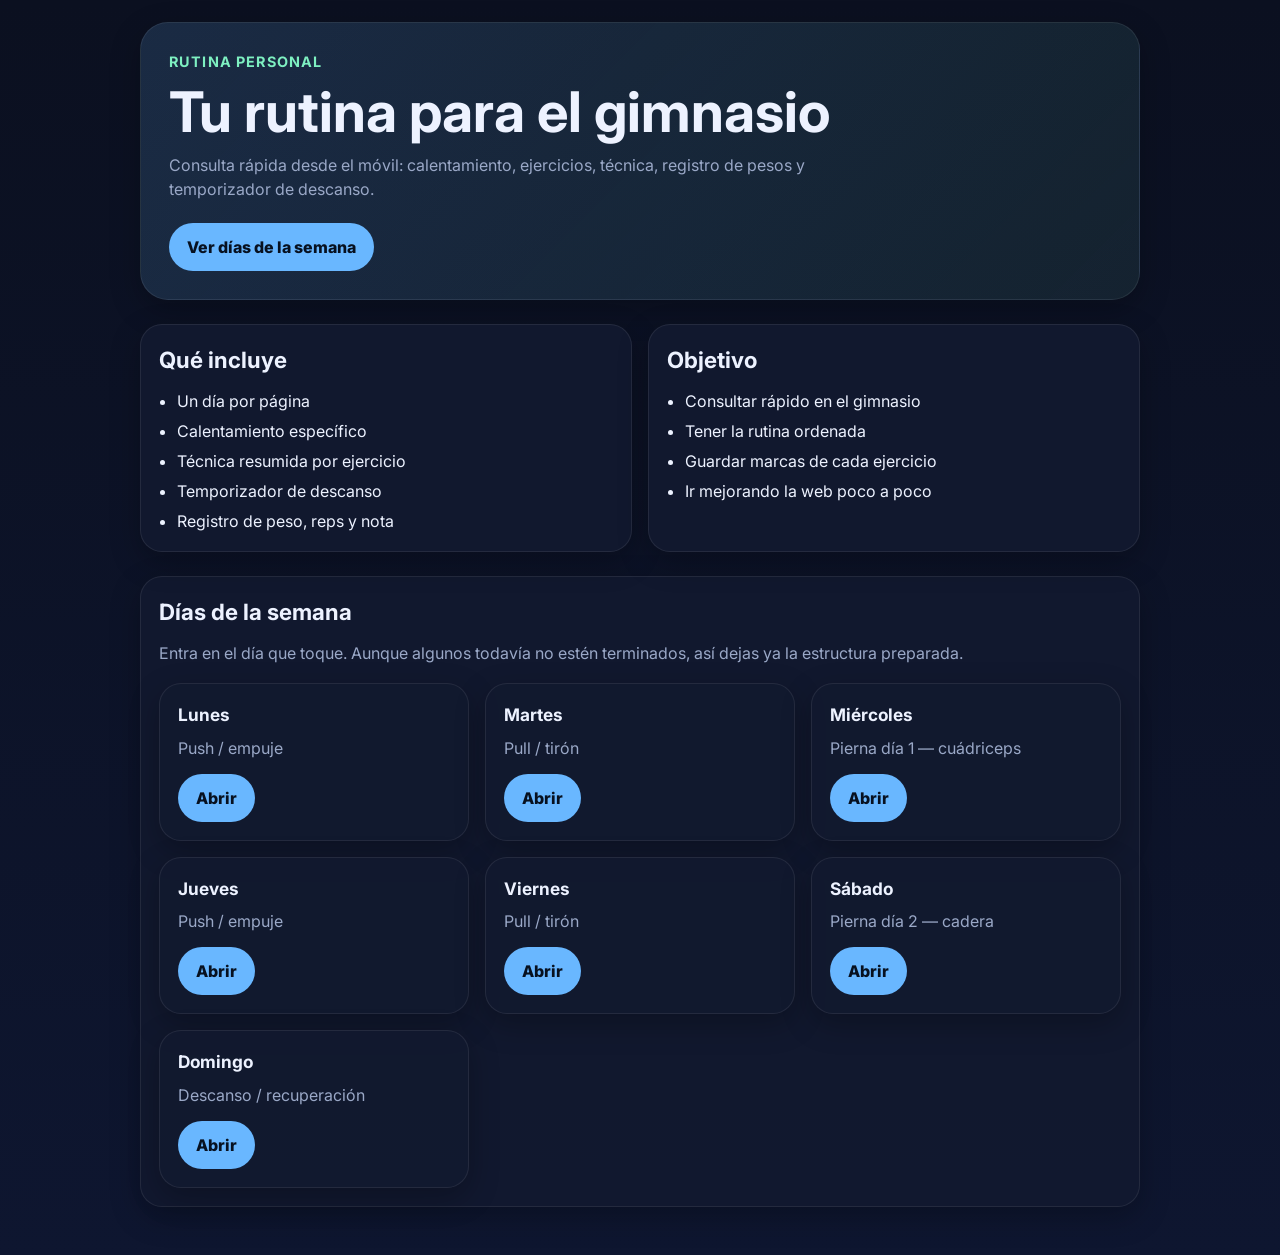
<file: index.html>
<!DOCTYPE html>
<html lang="es">
<head>
  <meta charset="UTF-8">
  <meta name="viewport" content="width=device-width, initial-scale=1.0">
  <title>Rutina Gym</title>
  <link rel="preconnect" href="https://fonts.googleapis.com">
  <link rel="preconnect" href="https://fonts.gstatic.com" crossorigin>
  <link href="https://fonts.googleapis.com/css2?family=Inter:wght@400;500;600;700;800&display=swap" rel="stylesheet">
  <link rel="stylesheet" href="style.css">
</head>
<body>
  <div class="container">
    <header class="hero">
      <p class="eyebrow">Rutina personal</p>
      <h1>Tu rutina para el gimnasio</h1>
      <p class="hero-text">
        Consulta rápida desde el móvil: calentamiento, ejercicios, técnica, registro de pesos y temporizador de descanso.
      </p>

      <div class="actions">
        <a class="btn" href="#dias">Ver días de la semana</a>
      </div>
    </header>

    <section class="section grid">
      <article class="card">
        <h2>Qué incluye</h2>
        <ul>
          <li>Un día por página</li>
          <li>Calentamiento específico</li>
          <li>Técnica resumida por ejercicio</li>
          <li>Temporizador de descanso</li>
          <li>Registro de peso, reps y nota</li>
        </ul>
      </article>

      <article class="card">
        <h2>Objetivo</h2>
        <ul>
          <li>Consultar rápido en el gimnasio</li>
          <li>Tener la rutina ordenada</li>
          <li>Guardar marcas de cada ejercicio</li>
          <li>Ir mejorando la web poco a poco</li>
        </ul>
      </article>
    </section>

    <section id="dias" class="section">
      <div class="card">
        <h2>Días de la semana</h2>
        <p class="muted" style="margin-bottom: 18px;">
          Entra en el día que toque. Aunque algunos todavía no estén terminados, así dejas ya la estructura preparada.
        </p>

        <div class="grid">
          <article class="card">
            <h3>Lunes</h3>
            <p class="muted">Push / empuje</p>
            <div class="actions" style="margin-top: 14px;">
              <a class="btn" href="lunes.html">Abrir</a>
            </div>
          </article>

          <article class="card">
            <h3>Martes</h3>
            <p class="muted">Pull / tirón</p>
            <div class="actions" style="margin-top: 14px;">
              <a class="btn" href="martes.html">Abrir</a>
            </div>
          </article>

          <article class="card">
            <h3>Miércoles</h3>
            <p class="muted">Pierna día 1 — cuádriceps</p>
            <div class="actions" style="margin-top: 14px;">
              <a class="btn" href="miercoles.html">Abrir</a>
            </div>
          </article>

          <article class="card">
            <h3>Jueves</h3>
            <p class="muted">Push / empuje</p>
            <div class="actions" style="margin-top: 14px;">
              <a class="btn" href="jueves.html">Abrir</a>
            </div>
          </article>

          <article class="card">
            <h3>Viernes</h3>
            <p class="muted">Pull / tirón</p>
            <div class="actions" style="margin-top: 14px;">
              <a class="btn" href="viernes.html">Abrir</a>
            </div>
          </article>

          <article class="card">
            <h3>Sábado</h3>
            <p class="muted">Pierna día 2 — cadera</p>
            <div class="actions" style="margin-top: 14px;">
              <a class="btn" href="sabado.html">Abrir</a>
            </div>
          </article>

          <article class="card">
            <h3>Domingo</h3>
            <p class="muted">Descanso / recuperación</p>
            <div class="actions" style="margin-top: 14px;">
              <a class="btn" href="domingo.html">Abrir</a>
            </div>
          </article>
        </div>
      </div>
    </section>
  </div>
</body>
</html>
</file>
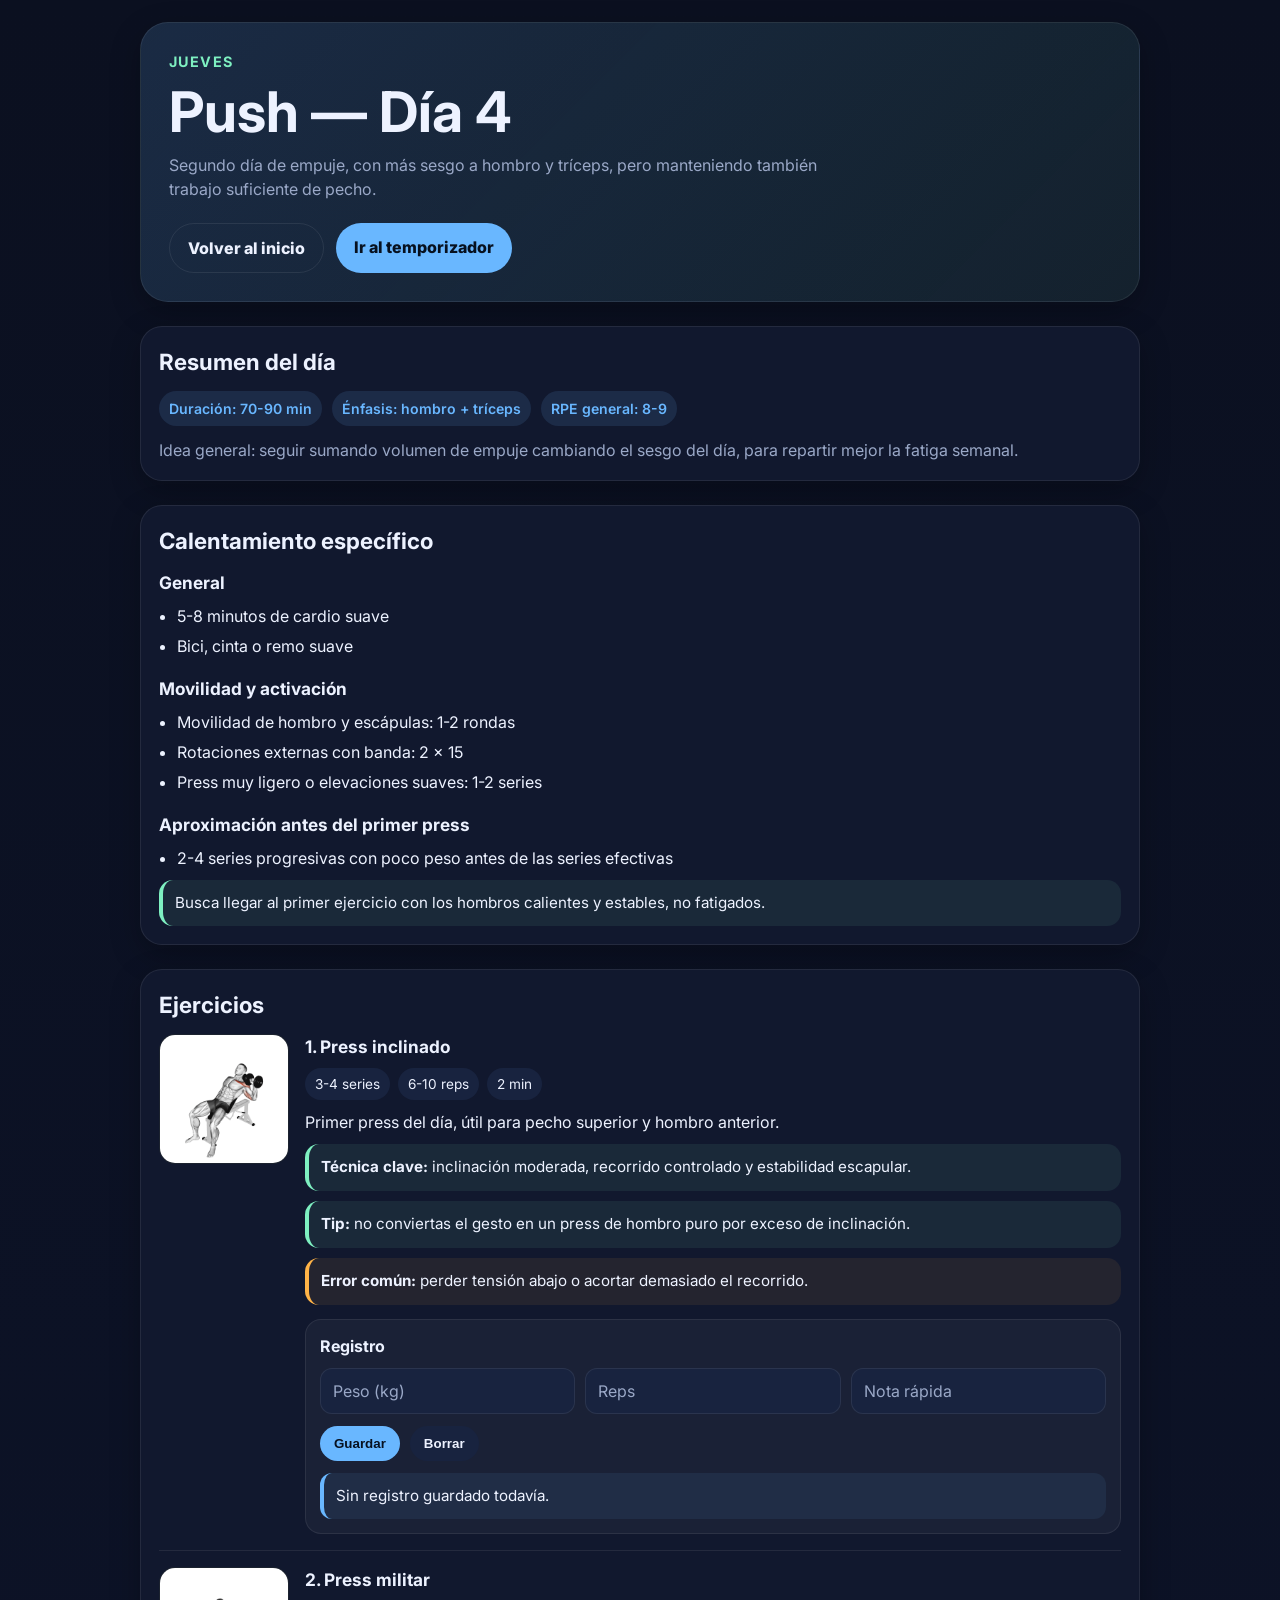
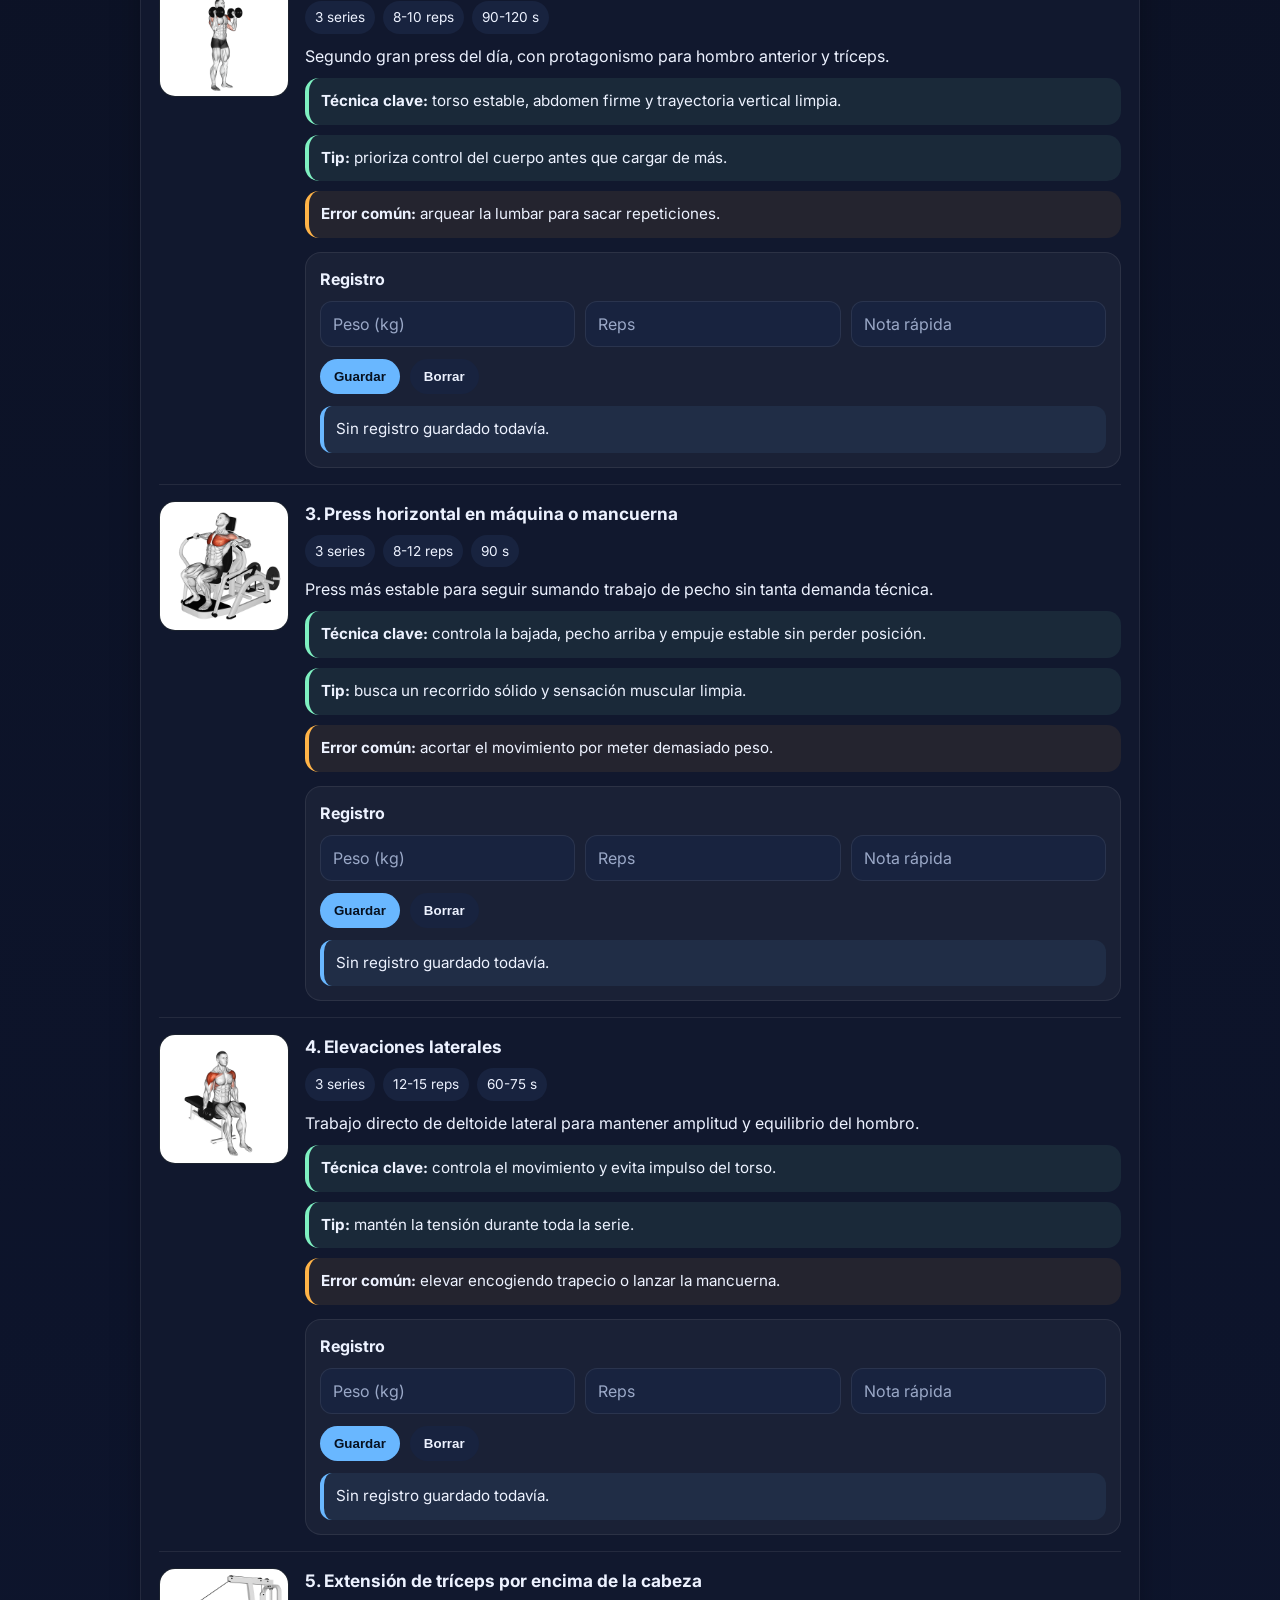
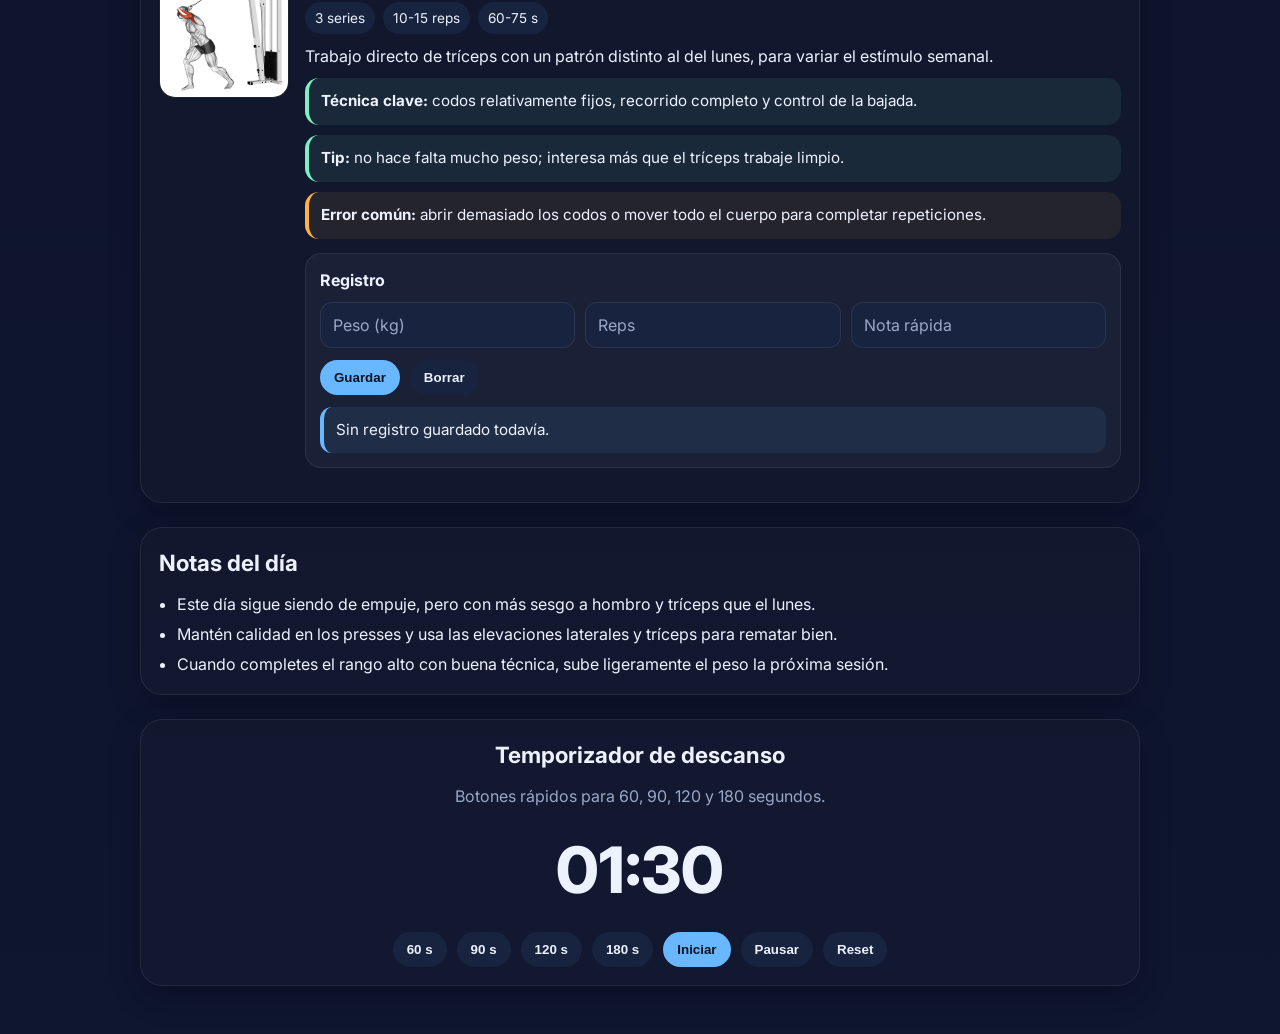
<file: jueves.html>
<!DOCTYPE html>
<html lang="es">
<head>
  <meta charset="UTF-8">
  <meta name="viewport" content="width=device-width, initial-scale=1.0">
  <title>Jueves | Rutina Gym</title>
  <link rel="preconnect" href="https://fonts.googleapis.com">
  <link rel="preconnect" href="https://fonts.gstatic.com" crossorigin>
  <link href="https://fonts.googleapis.com/css2?family=Inter:wght@400;500;600;700;800&display=swap" rel="stylesheet">
  <link rel="stylesheet" href="style.css">
  <script src="script.js" defer></script>
</head>
<body>
  <div class="container">
    <header class="hero hero-small">
      <p class="eyebrow">Jueves</p>
      <h1>Push — Día 4</h1>
      <p class="hero-text">
        Segundo día de empuje, con más sesgo a hombro y tríceps, pero manteniendo también trabajo suficiente de pecho.
      </p>

      <div class="actions">
        <a class="btn secondary" href="index.html">Volver al inicio</a>
        <a class="btn" href="#temporizador">Ir al temporizador</a>
      </div>
    </header>

    <section class="section card">
      <h2>Resumen del día</h2>
      <div class="badges">
        <span class="badge">Duración: 70-90 min</span>
        <span class="badge">Énfasis: hombro + tríceps</span>
        <span class="badge">RPE general: 8-9</span>
      </div>
      <p class="muted" style="margin-top: 12px;">
        Idea general: seguir sumando volumen de empuje cambiando el sesgo del día, para repartir mejor la fatiga semanal.
      </p>
    </section>

    <section class="section card">
      <h2>Calentamiento específico</h2>

      <h3>General</h3>
      <ul>
        <li>5-8 minutos de cardio suave</li>
        <li>Bici, cinta o remo suave</li>
      </ul>

      <h3 style="margin-top: 18px;">Movilidad y activación</h3>
      <ul>
        <li>Movilidad de hombro y escápulas: 1-2 rondas</li>
        <li>Rotaciones externas con banda: 2 x 15</li>
        <li>Press muy ligero o elevaciones suaves: 1-2 series</li>
      </ul>

      <h3 style="margin-top: 18px;">Aproximación antes del primer press</h3>
      <ul>
        <li>2-4 series progresivas con poco peso antes de las series efectivas</li>
      </ul>

      <div class="note">
        Busca llegar al primer ejercicio con los hombros calientes y estables, no fatigados.
      </div>
    </section>

    <section class="section card">
      <h2>Ejercicios</h2>

      <article class="exercise">
        <img src="img/jueves/press-inclinado.gif" alt="Press inclinado">
        <div>
          <h3>1. Press inclinado</h3>
          <div class="meta">
            <span class="pill">3-4 series</span>
            <span class="pill">6-10 reps</span>
            <span class="pill">2 min</span>
          </div>
          <p>
            Primer press del día, útil para pecho superior y hombro anterior.
          </p>
          <div class="note">
            <strong>Técnica clave:</strong> inclinación moderada, recorrido controlado y estabilidad escapular.
          </div>
          <div class="note">
            <strong>Tip:</strong> no conviertas el gesto en un press de hombro puro por exceso de inclinación.
          </div>
          <div class="warning">
            <strong>Error común:</strong> perder tensión abajo o acortar demasiado el recorrido.
          </div>

          <div class="log-box">
            <h4>Registro</h4>
            <div class="log-form">
              <input type="number" id="jueves-inclinado-peso" placeholder="Peso (kg)" step="0.5">
              <input type="number" id="jueves-inclinado-reps" placeholder="Reps">
              <input type="text" id="jueves-inclinado-nota" placeholder="Nota rápida">
            </div>

            <div class="log-actions">
              <button class="timer-btn primary" onclick="saveExerciseLog('jueves-inclinado')">Guardar</button>
              <button class="timer-btn" onclick="clearExerciseLog('jueves-inclinado')">Borrar</button>
            </div>

            <div class="saved-log" id="jueves-inclinado-output">
              Sin registro guardado todavía.
            </div>
          </div>
        </div>
      </article>

      <article class="exercise">
        <img src="img/jueves/press-militar.gif" alt="Press militar">
        <div>
          <h3>2. Press militar</h3>
          <div class="meta">
            <span class="pill">3 series</span>
            <span class="pill">8-10 reps</span>
            <span class="pill">90-120 s</span>
          </div>
          <p>
            Segundo gran press del día, con protagonismo para hombro anterior y tríceps.
          </p>
          <div class="note">
            <strong>Técnica clave:</strong> torso estable, abdomen firme y trayectoria vertical limpia.
          </div>
          <div class="note">
            <strong>Tip:</strong> prioriza control del cuerpo antes que cargar de más.
          </div>
          <div class="warning">
            <strong>Error común:</strong> arquear la lumbar para sacar repeticiones.
          </div>

          <div class="log-box">
            <h4>Registro</h4>
            <div class="log-form">
              <input type="number" id="jueves-militar-peso" placeholder="Peso (kg)" step="0.5">
              <input type="number" id="jueves-militar-reps" placeholder="Reps">
              <input type="text" id="jueves-militar-nota" placeholder="Nota rápida">
            </div>

            <div class="log-actions">
              <button class="timer-btn primary" onclick="saveExerciseLog('jueves-militar')">Guardar</button>
              <button class="timer-btn" onclick="clearExerciseLog('jueves-militar')">Borrar</button>
            </div>

            <div class="saved-log" id="jueves-militar-output">
              Sin registro guardado todavía.
            </div>
          </div>
        </div>
      </article>

      <article class="exercise">
        <img src="img/jueves/press-horizontal-maquina.gif" alt="Press horizontal en máquina">
        <div>
          <h3>3. Press horizontal en máquina o mancuerna</h3>
          <div class="meta">
            <span class="pill">3 series</span>
            <span class="pill">8-12 reps</span>
            <span class="pill">90 s</span>
          </div>
          <p>
            Press más estable para seguir sumando trabajo de pecho sin tanta demanda técnica.
          </p>
          <div class="note">
            <strong>Técnica clave:</strong> controla la bajada, pecho arriba y empuje estable sin perder posición.
          </div>
          <div class="note">
            <strong>Tip:</strong> busca un recorrido sólido y sensación muscular limpia.
          </div>
          <div class="warning">
            <strong>Error común:</strong> acortar el movimiento por meter demasiado peso.
          </div>

          <div class="log-box">
            <h4>Registro</h4>
            <div class="log-form">
              <input type="number" id="jueves-horizontal-peso" placeholder="Peso (kg)" step="0.5">
              <input type="number" id="jueves-horizontal-reps" placeholder="Reps">
              <input type="text" id="jueves-horizontal-nota" placeholder="Nota rápida">
            </div>

            <div class="log-actions">
              <button class="timer-btn primary" onclick="saveExerciseLog('jueves-horizontal')">Guardar</button>
              <button class="timer-btn" onclick="clearExerciseLog('jueves-horizontal')">Borrar</button>
            </div>

            <div class="saved-log" id="jueves-horizontal-output">
              Sin registro guardado todavía.
            </div>
          </div>
        </div>
      </article>

      <article class="exercise">
        <img src="img/jueves/elevaciones-laterales.gif" alt="Elevaciones laterales">
        <div>
          <h3>4. Elevaciones laterales</h3>
          <div class="meta">
            <span class="pill">3 series</span>
            <span class="pill">12-15 reps</span>
            <span class="pill">60-75 s</span>
          </div>
          <p>
            Trabajo directo de deltoide lateral para mantener amplitud y equilibrio del hombro.
          </p>
          <div class="note">
            <strong>Técnica clave:</strong> controla el movimiento y evita impulso del torso.
          </div>
          <div class="note">
            <strong>Tip:</strong> mantén la tensión durante toda la serie.
          </div>
          <div class="warning">
            <strong>Error común:</strong> elevar encogiendo trapecio o lanzar la mancuerna.
          </div>

          <div class="log-box">
            <h4>Registro</h4>
            <div class="log-form">
              <input type="number" id="jueves-laterales-peso" placeholder="Peso (kg)" step="0.5">
              <input type="number" id="jueves-laterales-reps" placeholder="Reps">
              <input type="text" id="jueves-laterales-nota" placeholder="Nota rápida">
            </div>

            <div class="log-actions">
              <button class="timer-btn primary" onclick="saveExerciseLog('jueves-laterales')">Guardar</button>
              <button class="timer-btn" onclick="clearExerciseLog('jueves-laterales')">Borrar</button>
            </div>

            <div class="saved-log" id="jueves-laterales-output">
              Sin registro guardado todavía.
            </div>
          </div>
        </div>
      </article>

      <article class="exercise">
        <img src="img/jueves/triceps-overhead.gif" alt="Extensión de tríceps por encima de la cabeza">
        <div>
          <h3>5. Extensión de tríceps por encima de la cabeza</h3>
          <div class="meta">
            <span class="pill">3 series</span>
            <span class="pill">10-15 reps</span>
            <span class="pill">60-75 s</span>
          </div>
          <p>
            Trabajo directo de tríceps con un patrón distinto al del lunes, para variar el estímulo semanal.
          </p>
          <div class="note">
            <strong>Técnica clave:</strong> codos relativamente fijos, recorrido completo y control de la bajada.
          </div>
          <div class="note">
            <strong>Tip:</strong> no hace falta mucho peso; interesa más que el tríceps trabaje limpio.
          </div>
          <div class="warning">
            <strong>Error común:</strong> abrir demasiado los codos o mover todo el cuerpo para completar repeticiones.
          </div>

          <div class="log-box">
            <h4>Registro</h4>
            <div class="log-form">
              <input type="number" id="jueves-triceps-peso" placeholder="Peso (kg)" step="0.5">
              <input type="number" id="jueves-triceps-reps" placeholder="Reps">
              <input type="text" id="jueves-triceps-nota" placeholder="Nota rápida">
            </div>

            <div class="log-actions">
              <button class="timer-btn primary" onclick="saveExerciseLog('jueves-triceps')">Guardar</button>
              <button class="timer-btn" onclick="clearExerciseLog('jueves-triceps')">Borrar</button>
            </div>

            <div class="saved-log" id="jueves-triceps-output">
              Sin registro guardado todavía.
            </div>
          </div>
        </div>
      </article>
    </section>

    <section class="section card">
      <h2>Notas del día</h2>
      <ul>
        <li>Este día sigue siendo de empuje, pero con más sesgo a hombro y tríceps que el lunes.</li>
        <li>Mantén calidad en los presses y usa las elevaciones laterales y tríceps para rematar bien.</li>
        <li>Cuando completes el rango alto con buena técnica, sube ligeramente el peso la próxima sesión.</li>
      </ul>
    </section>

    <section id="temporizador" class="section card timer-box">
      <h2>Temporizador de descanso</h2>
      <p class="muted">Botones rápidos para 60, 90, 120 y 180 segundos.</p>

      <div class="timer-display" id="timer">01:30</div>

      <div class="timer-controls">
        <button class="timer-btn" onclick="setTimer(60)">60 s</button>
        <button class="timer-btn" onclick="setTimer(90)">90 s</button>
        <button class="timer-btn" onclick="setTimer(120)">120 s</button>
        <button class="timer-btn" onclick="setTimer(180)">180 s</button>
        <button class="timer-btn primary" onclick="startTimer()">Iniciar</button>
        <button class="timer-btn" onclick="pauseTimer()">Pausar</button>
        <button class="timer-btn" onclick="resetTimer()">Reset</button>
      </div>
    </section>
  </div>
</body>
</html>
</file>
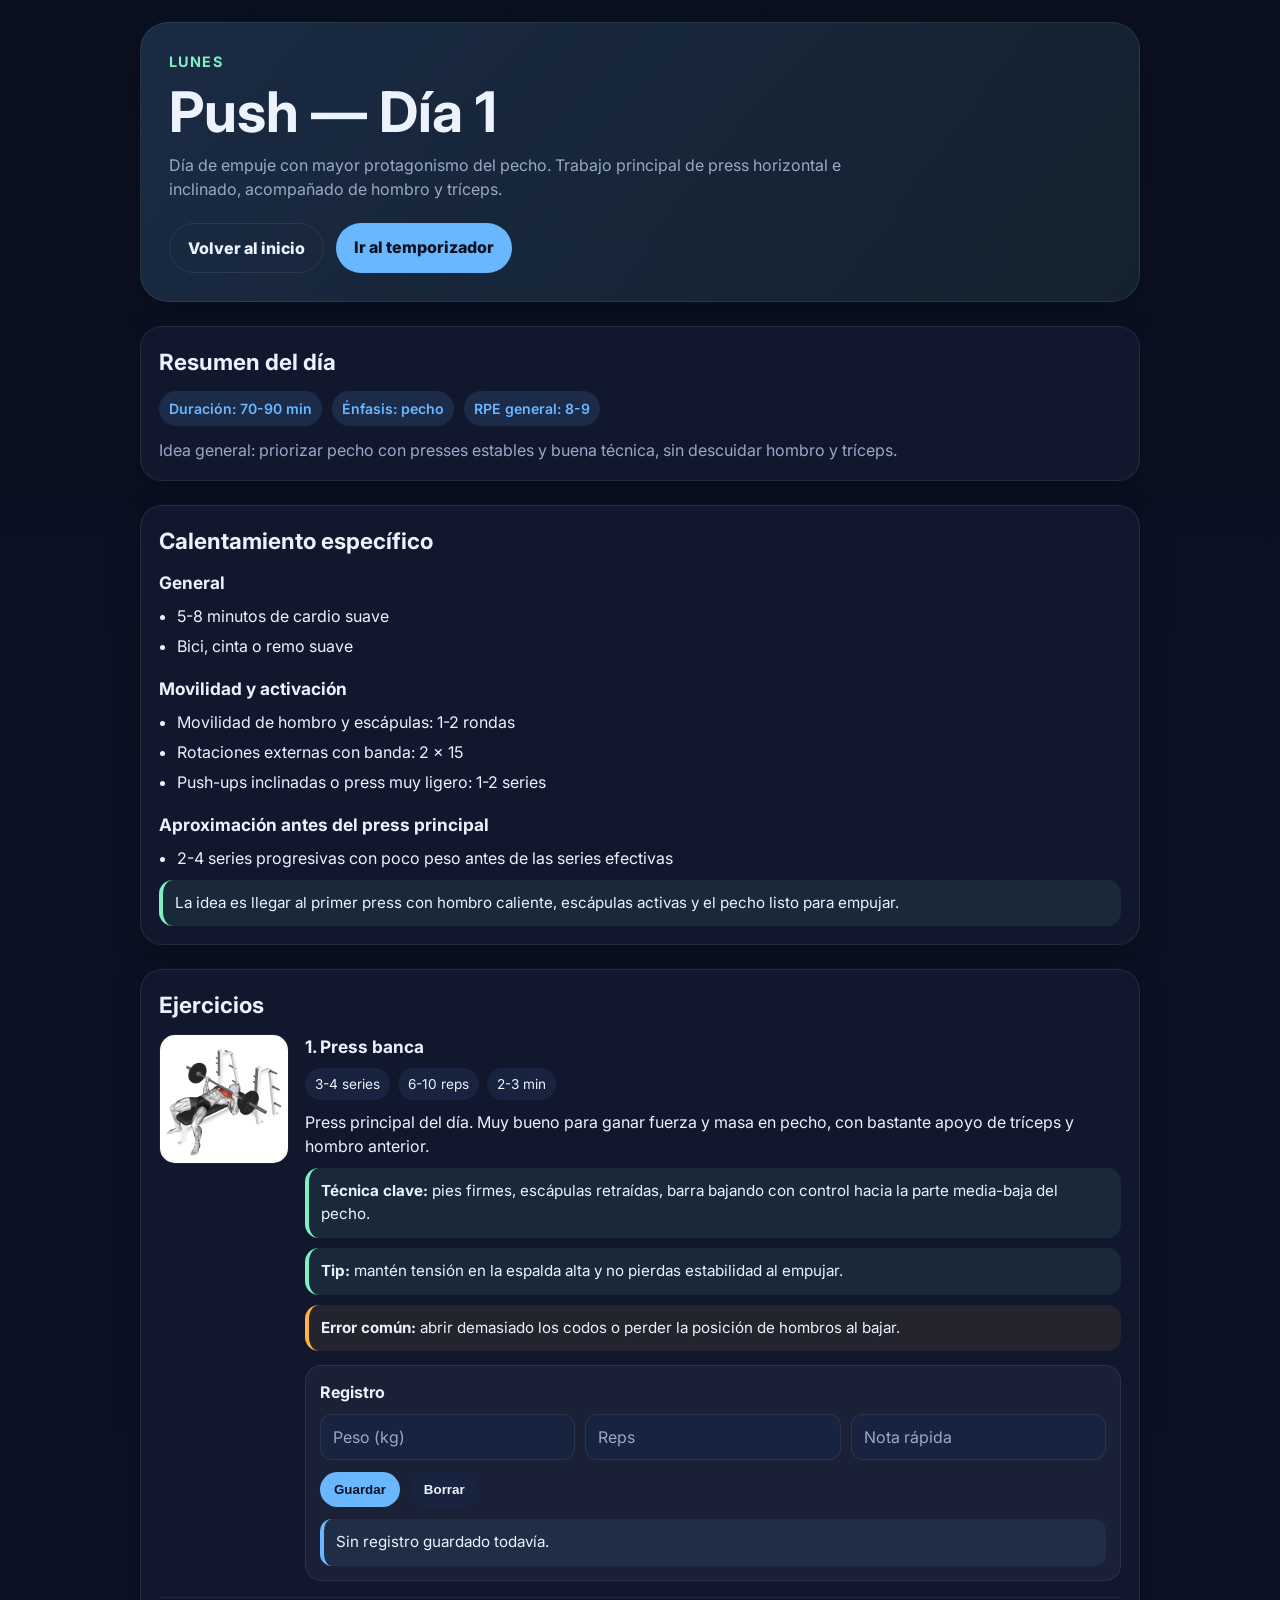
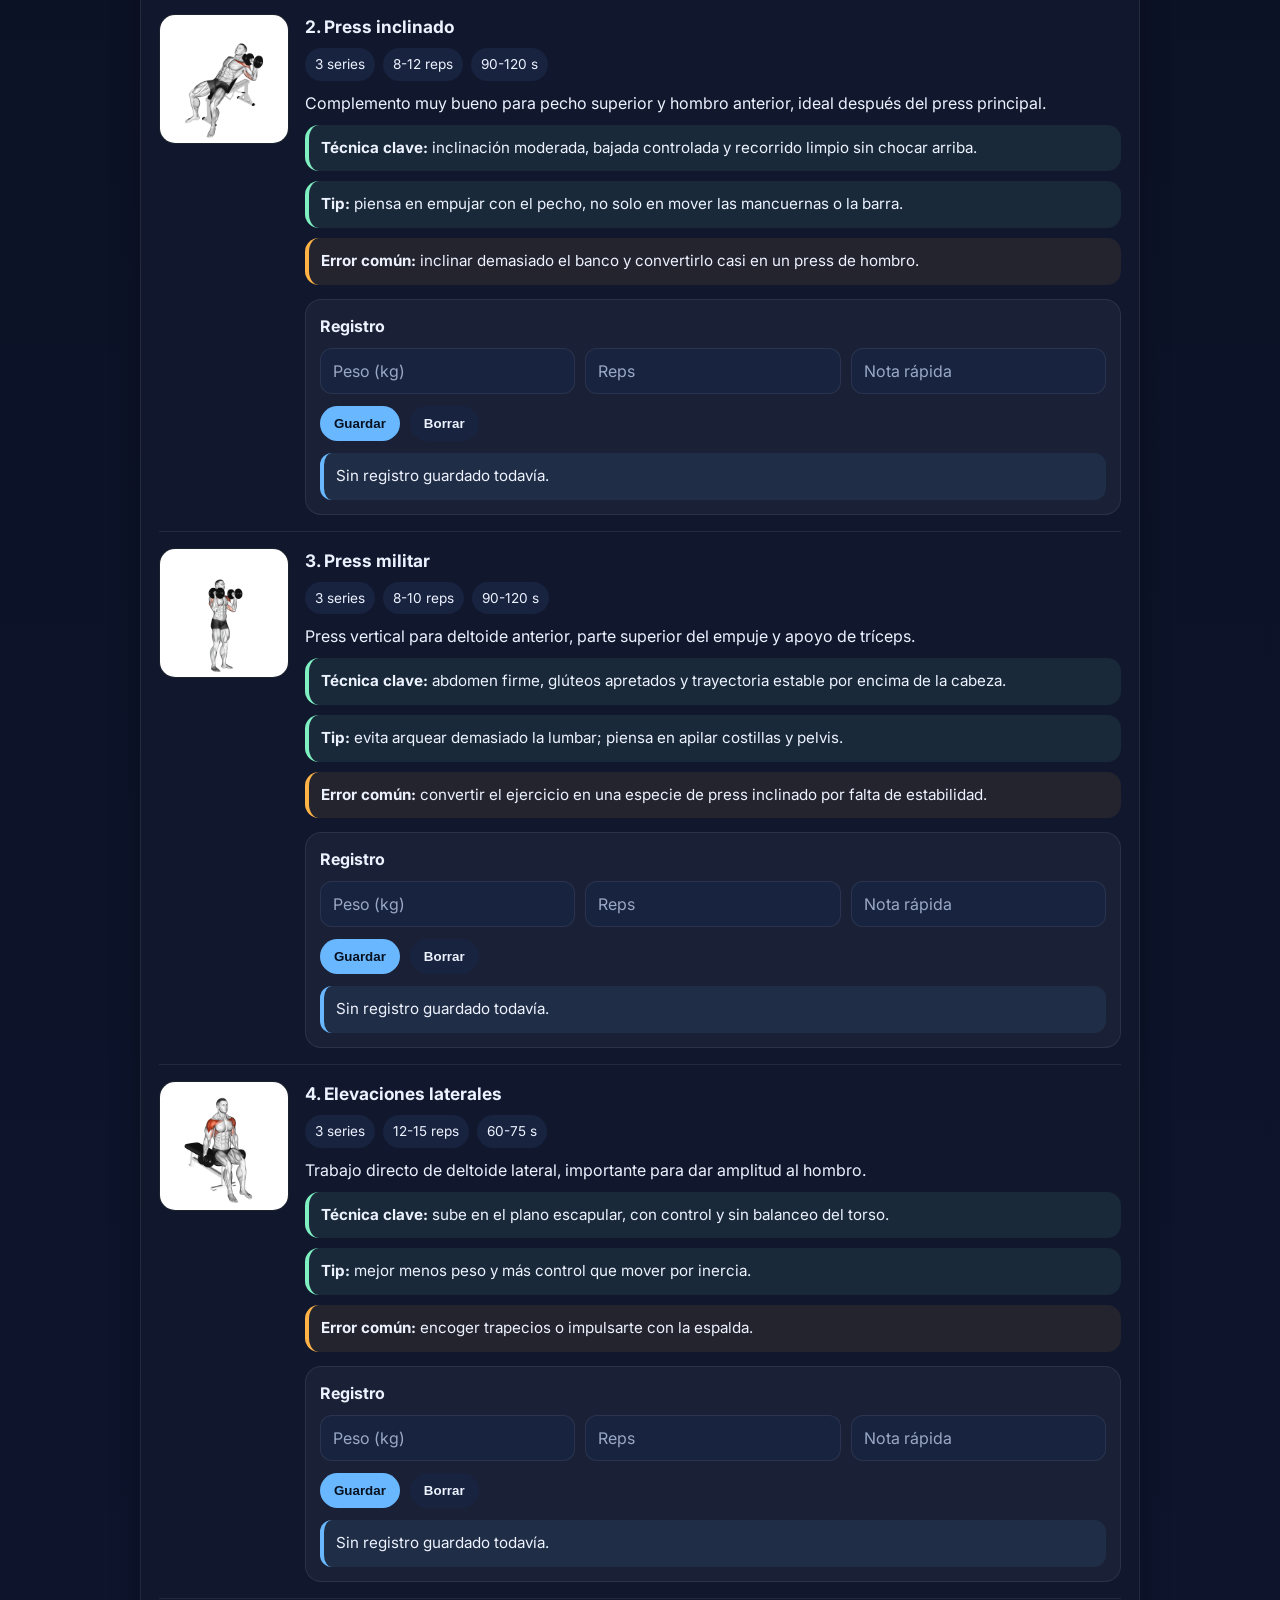
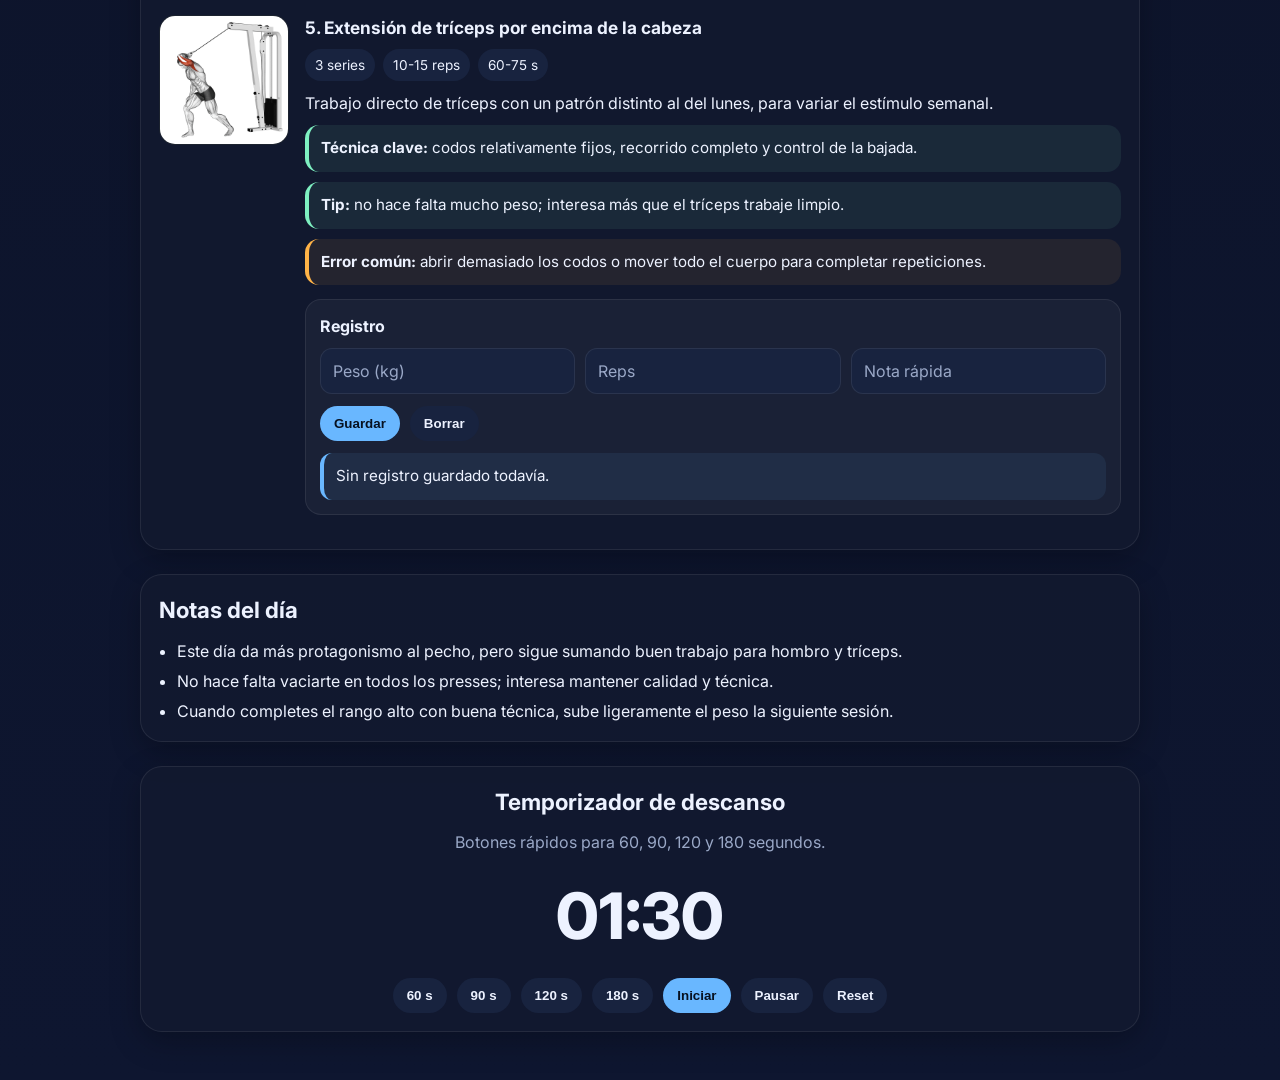
<file: lunes.html>
<!DOCTYPE html>
<html lang="es">
<head>
  <meta charset="UTF-8">
  <meta name="viewport" content="width=device-width, initial-scale=1.0">
  <title>Lunes | Rutina Gym</title>
  <link rel="preconnect" href="https://fonts.googleapis.com">
  <link rel="preconnect" href="https://fonts.gstatic.com" crossorigin>
  <link href="https://fonts.googleapis.com/css2?family=Inter:wght@400;500;600;700;800&display=swap" rel="stylesheet">
  <link rel="stylesheet" href="style.css">
  <script src="script.js" defer></script>
</head>
<body>
  <div class="container">
    <header class="hero hero-small">
      <p class="eyebrow">Lunes</p>
      <h1>Push — Día 1</h1>
      <p class="hero-text">
        Día de empuje con mayor protagonismo del pecho. Trabajo principal de press horizontal e inclinado,
        acompañado de hombro y tríceps.
      </p>

      <div class="actions">
        <a class="btn secondary" href="index.html">Volver al inicio</a>
        <a class="btn" href="#temporizador">Ir al temporizador</a>
      </div>
    </header>

    <section class="section card">
      <h2>Resumen del día</h2>
      <div class="badges">
        <span class="badge">Duración: 70-90 min</span>
        <span class="badge">Énfasis: pecho</span>
        <span class="badge">RPE general: 8-9</span>
      </div>
      <p class="muted" style="margin-top: 12px;">
        Idea general: priorizar pecho con presses estables y buena técnica, sin descuidar hombro y tríceps.
      </p>
    </section>

    <section class="section card">
      <h2>Calentamiento específico</h2>

      <h3>General</h3>
      <ul>
        <li>5-8 minutos de cardio suave</li>
        <li>Bici, cinta o remo suave</li>
      </ul>

      <h3 style="margin-top: 18px;">Movilidad y activación</h3>
      <ul>
        <li>Movilidad de hombro y escápulas: 1-2 rondas</li>
        <li>Rotaciones externas con banda: 2 x 15</li>
        <li>Push-ups inclinadas o press muy ligero: 1-2 series</li>
      </ul>

      <h3 style="margin-top: 18px;">Aproximación antes del press principal</h3>
      <ul>
        <li>2-4 series progresivas con poco peso antes de las series efectivas</li>
      </ul>

      <div class="note">
        La idea es llegar al primer press con hombro caliente, escápulas activas y el pecho listo para empujar.
      </div>
    </section>

    <section class="section card">
      <h2>Ejercicios</h2>

      <article class="exercise">
        <img src="img/lunes/press-banca.gif" alt="Press banca">
        <div>
          <h3>1. Press banca</h3>
          <div class="meta">
            <span class="pill">3-4 series</span>
            <span class="pill">6-10 reps</span>
            <span class="pill">2-3 min</span>
          </div>
          <p>
            Press principal del día. Muy bueno para ganar fuerza y masa en pecho, con bastante apoyo de tríceps y hombro anterior.
          </p>
          <div class="note">
            <strong>Técnica clave:</strong> pies firmes, escápulas retraídas, barra bajando con control hacia la parte media-baja del pecho.
          </div>
          <div class="note">
            <strong>Tip:</strong> mantén tensión en la espalda alta y no pierdas estabilidad al empujar.
          </div>
          <div class="warning">
            <strong>Error común:</strong> abrir demasiado los codos o perder la posición de hombros al bajar.
          </div>

          <div class="log-box">
            <h4>Registro</h4>
            <div class="log-form">
              <input type="number" id="lunes-banca-peso" placeholder="Peso (kg)" step="0.5">
              <input type="number" id="lunes-banca-reps" placeholder="Reps">
              <input type="text" id="lunes-banca-nota" placeholder="Nota rápida">
            </div>

            <div class="log-actions">
              <button class="timer-btn primary" onclick="saveExerciseLog('lunes-banca')">Guardar</button>
              <button class="timer-btn" onclick="clearExerciseLog('lunes-banca')">Borrar</button>
            </div>

            <div class="saved-log" id="lunes-banca-output">
              Sin registro guardado todavía.
            </div>
          </div>
        </div>
      </article>

      <article class="exercise">
        <img src="img/lunes/press-inclinado.gif" alt="Press inclinado">
        <div>
          <h3>2. Press inclinado</h3>
          <div class="meta">
            <span class="pill">3 series</span>
            <span class="pill">8-12 reps</span>
            <span class="pill">90-120 s</span>
          </div>
          <p>
            Complemento muy bueno para pecho superior y hombro anterior, ideal después del press principal.
          </p>
          <div class="note">
            <strong>Técnica clave:</strong> inclinación moderada, bajada controlada y recorrido limpio sin chocar arriba.
          </div>
          <div class="note">
            <strong>Tip:</strong> piensa en empujar con el pecho, no solo en mover las mancuernas o la barra.
          </div>
          <div class="warning">
            <strong>Error común:</strong> inclinar demasiado el banco y convertirlo casi en un press de hombro.
          </div>

          <div class="log-box">
            <h4>Registro</h4>
            <div class="log-form">
              <input type="number" id="lunes-inclinado-peso" placeholder="Peso (kg)" step="0.5">
              <input type="number" id="lunes-inclinado-reps" placeholder="Reps">
              <input type="text" id="lunes-inclinado-nota" placeholder="Nota rápida">
            </div>

            <div class="log-actions">
              <button class="timer-btn primary" onclick="saveExerciseLog('lunes-inclinado')">Guardar</button>
              <button class="timer-btn" onclick="clearExerciseLog('lunes-inclinado')">Borrar</button>
            </div>

            <div class="saved-log" id="lunes-inclinado-output">
              Sin registro guardado todavía.
            </div>
          </div>
        </div>
      </article>

      <article class="exercise">
        <img src="img/lunes/press-militar.gif" alt="Press militar">
        <div>
          <h3>3. Press militar</h3>
          <div class="meta">
            <span class="pill">3 series</span>
            <span class="pill">8-10 reps</span>
            <span class="pill">90-120 s</span>
          </div>
          <p>
            Press vertical para deltoide anterior, parte superior del empuje y apoyo de tríceps.
          </p>
          <div class="note">
            <strong>Técnica clave:</strong> abdomen firme, glúteos apretados y trayectoria estable por encima de la cabeza.
          </div>
          <div class="note">
            <strong>Tip:</strong> evita arquear demasiado la lumbar; piensa en apilar costillas y pelvis.
          </div>
          <div class="warning">
            <strong>Error común:</strong> convertir el ejercicio en una especie de press inclinado por falta de estabilidad.
          </div>

          <div class="log-box">
            <h4>Registro</h4>
            <div class="log-form">
              <input type="number" id="lunes-militar-peso" placeholder="Peso (kg)" step="0.5">
              <input type="number" id="lunes-militar-reps" placeholder="Reps">
              <input type="text" id="lunes-militar-nota" placeholder="Nota rápida">
            </div>

            <div class="log-actions">
              <button class="timer-btn primary" onclick="saveExerciseLog('lunes-militar')">Guardar</button>
              <button class="timer-btn" onclick="clearExerciseLog('lunes-militar')">Borrar</button>
            </div>

            <div class="saved-log" id="lunes-militar-output">
              Sin registro guardado todavía.
            </div>
          </div>
        </div>
      </article>

      <article class="exercise">
        <img src="img/lunes/elevaciones-laterales.gif" alt="Elevaciones laterales">
        <div>
          <h3>4. Elevaciones laterales</h3>
          <div class="meta">
            <span class="pill">3 series</span>
            <span class="pill">12-15 reps</span>
            <span class="pill">60-75 s</span>
          </div>
          <p>
            Trabajo directo de deltoide lateral, importante para dar amplitud al hombro.
          </p>
          <div class="note">
            <strong>Técnica clave:</strong> sube en el plano escapular, con control y sin balanceo del torso.
          </div>
          <div class="note">
            <strong>Tip:</strong> mejor menos peso y más control que mover por inercia.
          </div>
          <div class="warning">
            <strong>Error común:</strong> encoger trapecios o impulsarte con la espalda.
          </div>

          <div class="log-box">
            <h4>Registro</h4>
            <div class="log-form">
              <input type="number" id="lunes-laterales-peso" placeholder="Peso (kg)" step="0.5">
              <input type="number" id="lunes-laterales-reps" placeholder="Reps">
              <input type="text" id="lunes-laterales-nota" placeholder="Nota rápida">
            </div>

            <div class="log-actions">
              <button class="timer-btn primary" onclick="saveExerciseLog('lunes-laterales')">Guardar</button>
              <button class="timer-btn" onclick="clearExerciseLog('lunes-laterales')">Borrar</button>
            </div>

            <div class="saved-log" id="lunes-laterales-output">
              Sin registro guardado todavía.
            </div>
          </div>
        </div>
      </article>

      <article class="exercise">
        <img src="img/lunes/triceps-overhead.gif" alt="Extensión de tríceps por encima de la cabeza">
        <div>
          <h3>5. Extensión de tríceps por encima de la cabeza</h3>
          <div class="meta">
            <span class="pill">3 series</span>
            <span class="pill">10-15 reps</span>
            <span class="pill">60-75 s</span>
          </div>
          <p>
            Trabajo directo de tríceps con un patrón distinto al del lunes, para variar el estímulo semanal.
          </p>
          <div class="note">
            <strong>Técnica clave:</strong> codos relativamente fijos, recorrido completo y control de la bajada.
          </div>
          <div class="note">
            <strong>Tip:</strong> no hace falta mucho peso; interesa más que el tríceps trabaje limpio.
          </div>
          <div class="warning">
            <strong>Error común:</strong> abrir demasiado los codos o mover todo el cuerpo para completar repeticiones.
          </div>

          <div class="log-box">
            <h4>Registro</h4>
            <div class="log-form">
              <input type="number" id="jueves-triceps-peso" placeholder="Peso (kg)" step="0.5">
              <input type="number" id="jueves-triceps-reps" placeholder="Reps">
              <input type="text" id="jueves-triceps-nota" placeholder="Nota rápida">
            </div>

            <div class="log-actions">
              <button class="timer-btn primary" onclick="saveExerciseLog('jueves-triceps')">Guardar</button>
              <button class="timer-btn" onclick="clearExerciseLog('jueves-triceps')">Borrar</button>
            </div>

            <div class="saved-log" id="jueves-triceps-output">
              Sin registro guardado todavía.
            </div>
          </div>
        </div>
      </article>
    </section>

    <section class="section card">
      <h2>Notas del día</h2>
      <ul>
        <li>Este día da más protagonismo al pecho, pero sigue sumando buen trabajo para hombro y tríceps.</li>
        <li>No hace falta vaciarte en todos los presses; interesa mantener calidad y técnica.</li>
        <li>Cuando completes el rango alto con buena técnica, sube ligeramente el peso la siguiente sesión.</li>
      </ul>
    </section>

    <section id="temporizador" class="section card timer-box">
      <h2>Temporizador de descanso</h2>
      <p class="muted">Botones rápidos para 60, 90, 120 y 180 segundos.</p>

      <div class="timer-display" id="timer">01:30</div>

      <div class="timer-controls">
        <button class="timer-btn" onclick="setTimer(60)">60 s</button>
        <button class="timer-btn" onclick="setTimer(90)">90 s</button>
        <button class="timer-btn" onclick="setTimer(120)">120 s</button>
        <button class="timer-btn" onclick="setTimer(180)">180 s</button>
        <button class="timer-btn primary" onclick="startTimer()">Iniciar</button>
        <button class="timer-btn" onclick="pauseTimer()">Pausar</button>
        <button class="timer-btn" onclick="resetTimer()">Reset</button>
      </div>
    </section>
  </div>
</body>
</html>
</file>
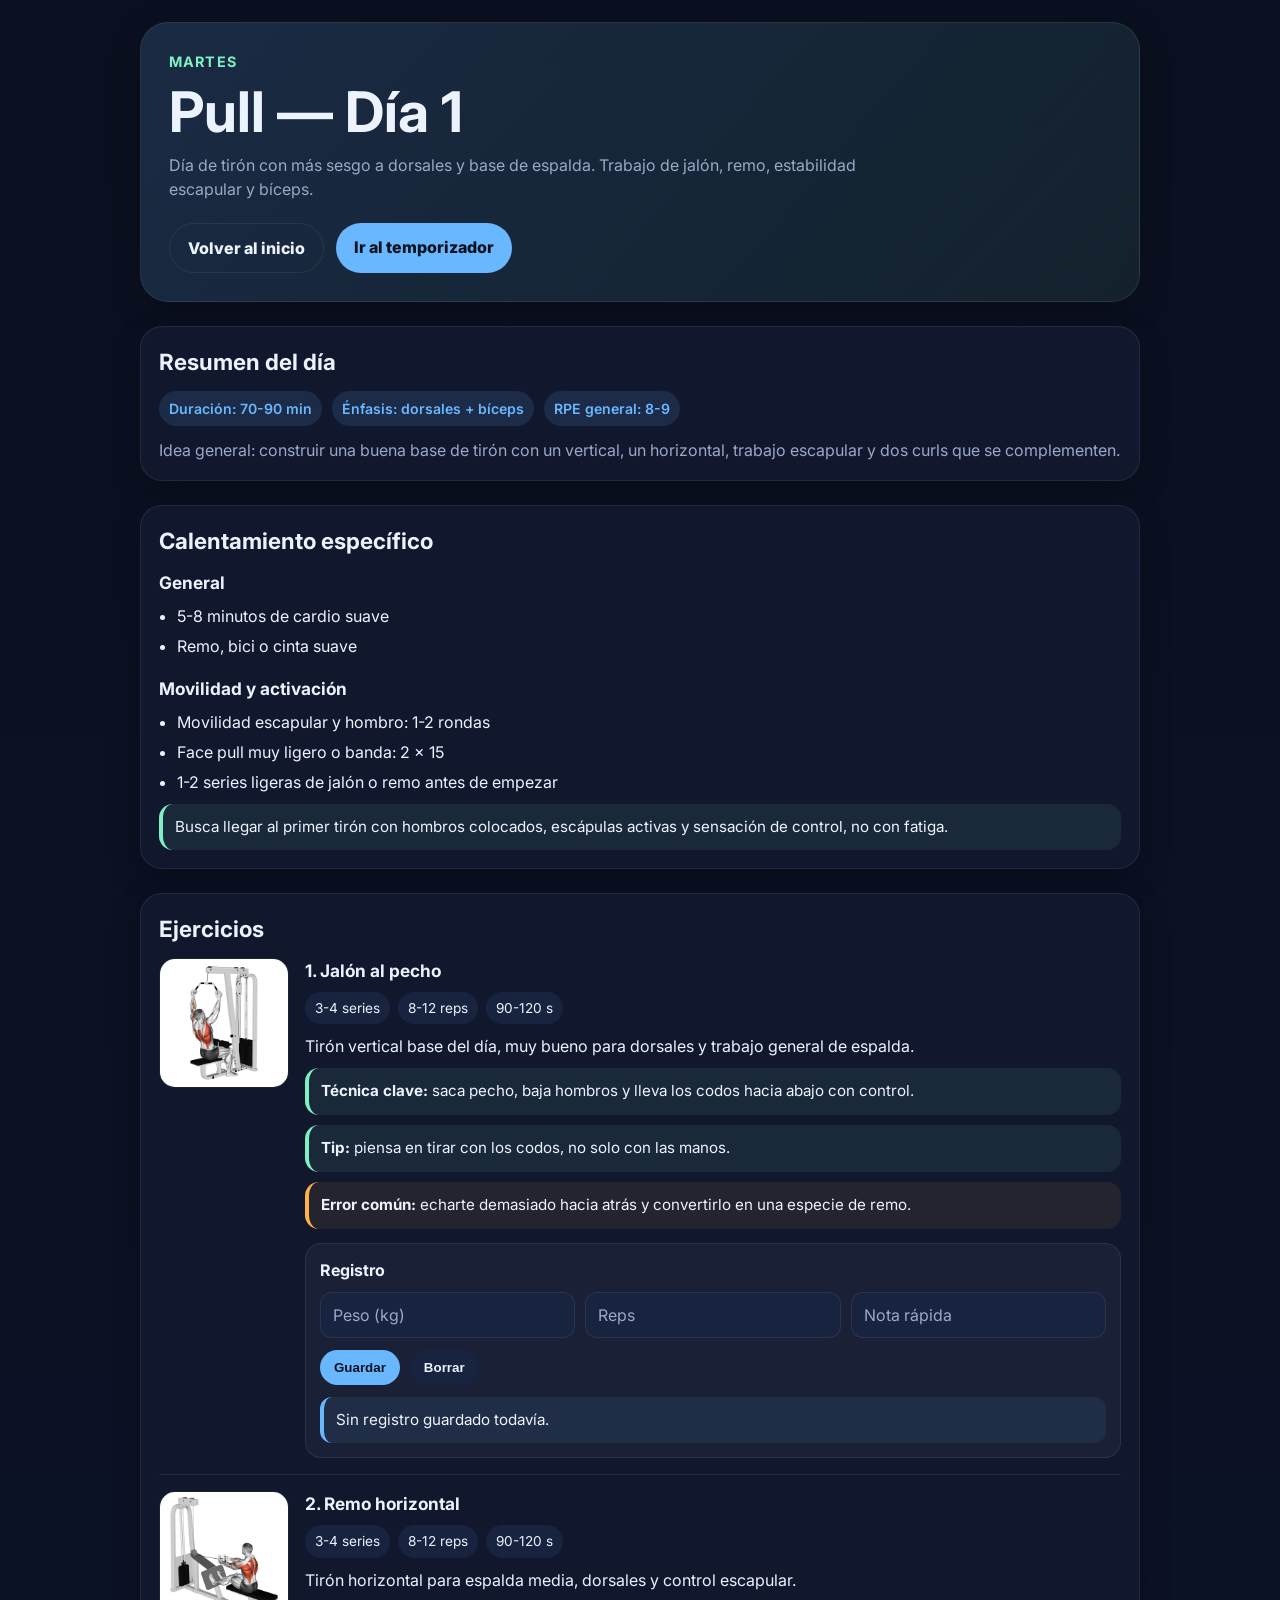
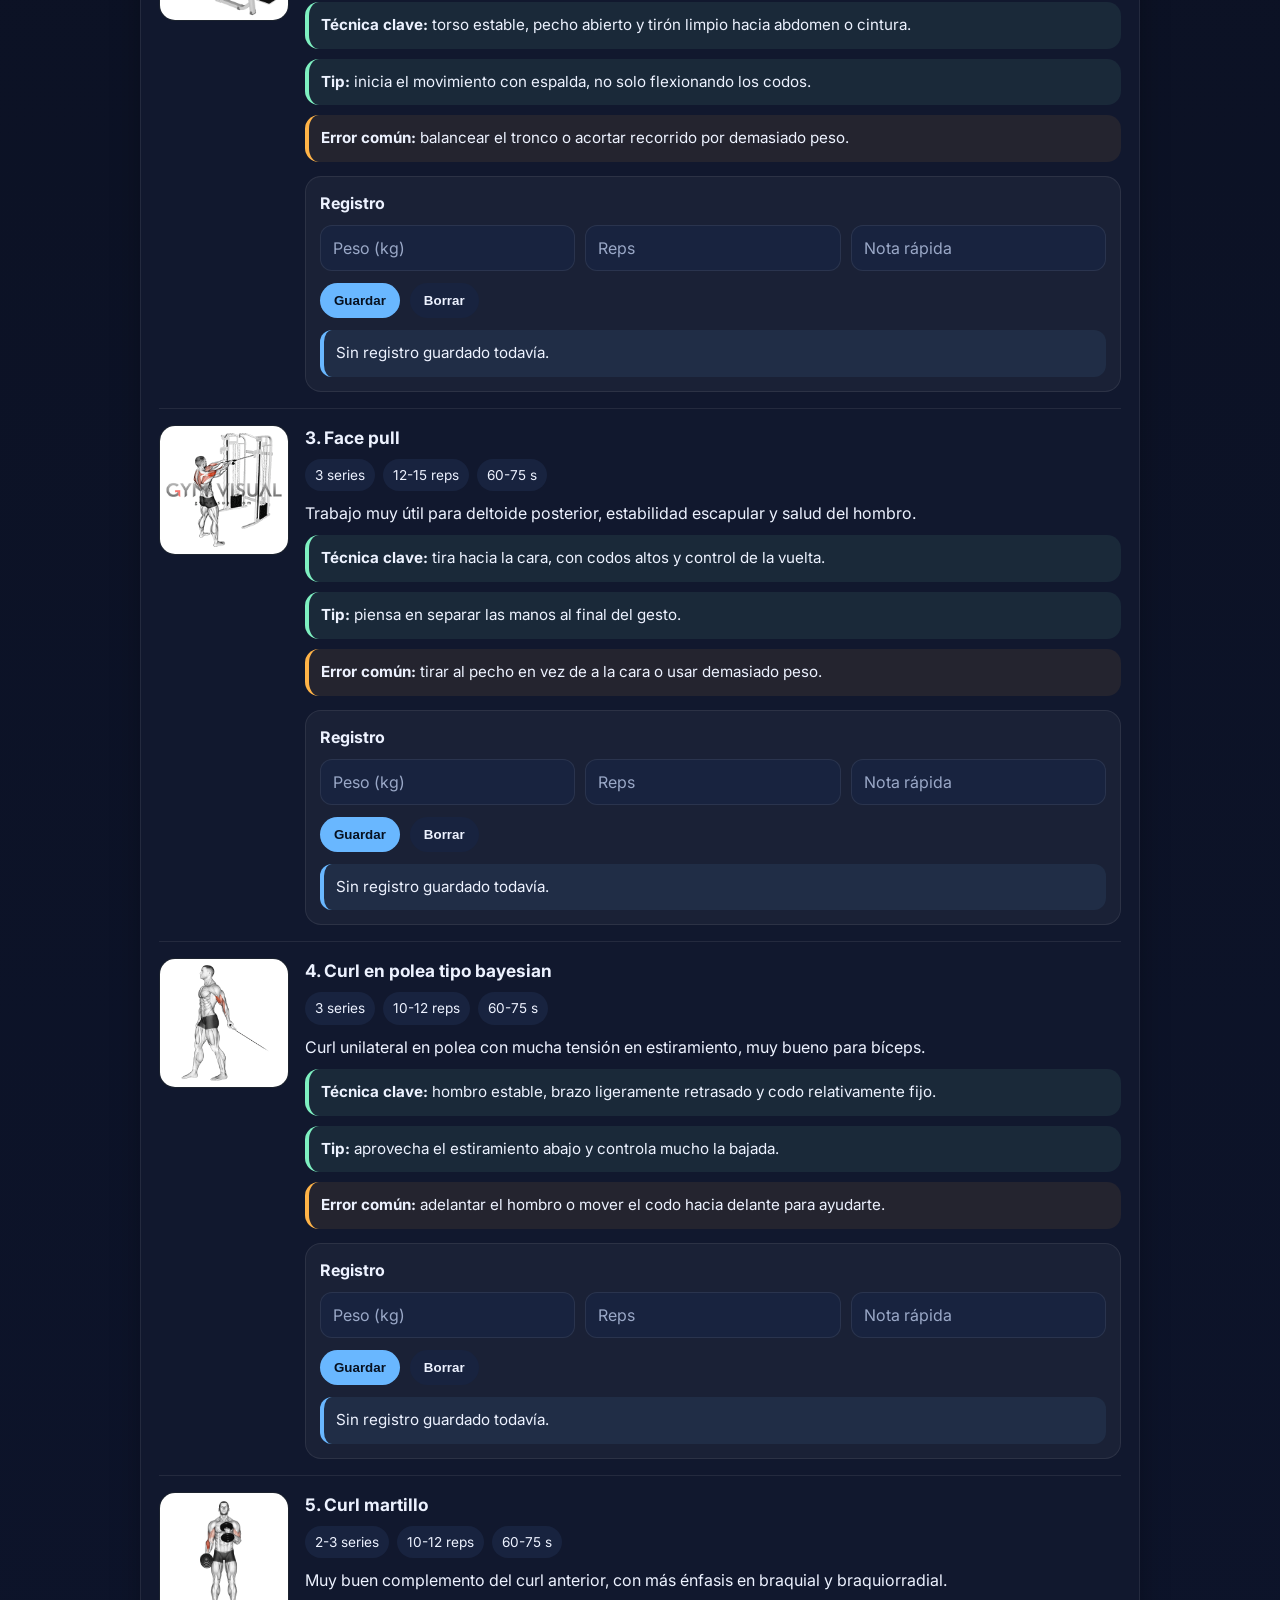
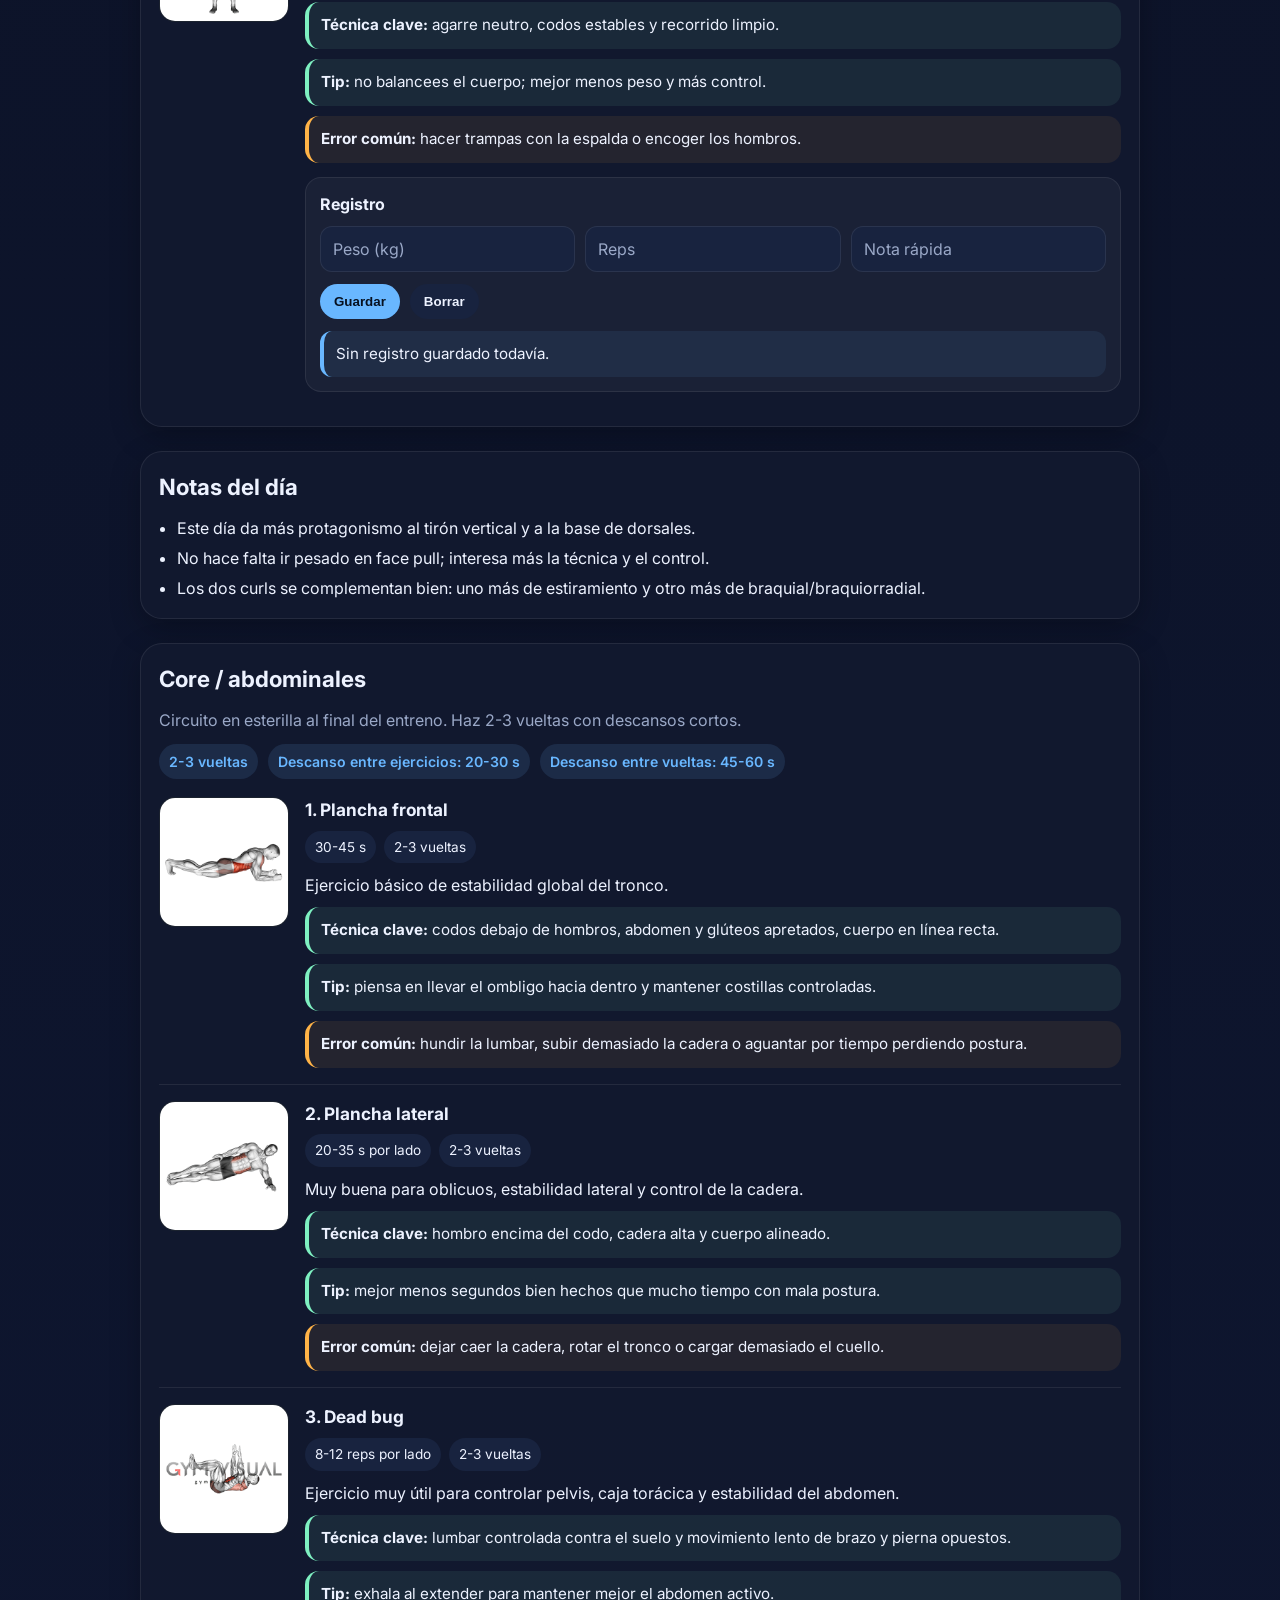
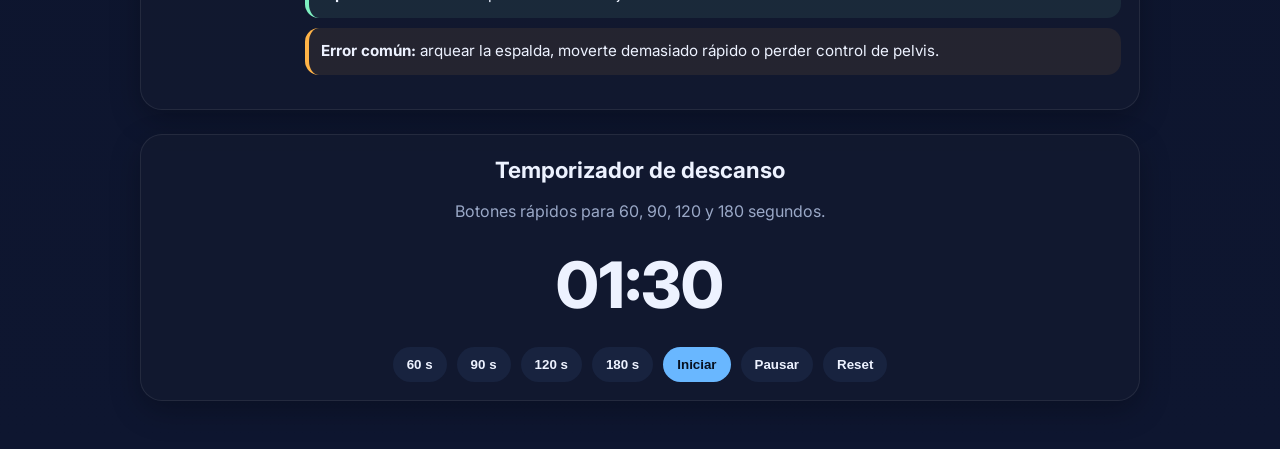
<file: martes.html>
<!DOCTYPE html>
<html lang="es">
<head>
  <meta charset="UTF-8">
  <meta name="viewport" content="width=device-width, initial-scale=1.0">
  <title>Martes | Rutina Gym</title>
  <link rel="preconnect" href="https://fonts.googleapis.com">
  <link rel="preconnect" href="https://fonts.gstatic.com" crossorigin>
  <link href="https://fonts.googleapis.com/css2?family=Inter:wght@400;500;600;700;800&display=swap" rel="stylesheet">
  <link rel="stylesheet" href="style.css">
  <script src="script.js" defer></script>
</head>
<body>
  <div class="container">
    <header class="hero hero-small">
      <p class="eyebrow">Martes</p>
      <h1>Pull — Día 1</h1>
      <p class="hero-text">
        Día de tirón con más sesgo a dorsales y base de espalda. Trabajo de jalón, remo,
        estabilidad escapular y bíceps.
      </p>

      <div class="actions">
        <a class="btn secondary" href="index.html">Volver al inicio</a>
        <a class="btn" href="#temporizador">Ir al temporizador</a>
      </div>
    </header>

    <section class="section card">
      <h2>Resumen del día</h2>
      <div class="badges">
        <span class="badge">Duración: 70-90 min</span>
        <span class="badge">Énfasis: dorsales + bíceps</span>
        <span class="badge">RPE general: 8-9</span>
      </div>
      <p class="muted" style="margin-top: 12px;">
        Idea general: construir una buena base de tirón con un vertical, un horizontal, trabajo escapular y dos curls que se complementen.
      </p>
    </section>

    <section class="section card">
      <h2>Calentamiento específico</h2>

      <h3>General</h3>
      <ul>
        <li>5-8 minutos de cardio suave</li>
        <li>Remo, bici o cinta suave</li>
      </ul>

      <h3 style="margin-top: 18px;">Movilidad y activación</h3>
      <ul>
        <li>Movilidad escapular y hombro: 1-2 rondas</li>
        <li>Face pull muy ligero o banda: 2 x 15</li>
        <li>1-2 series ligeras de jalón o remo antes de empezar</li>
      </ul>

      <div class="note">
        Busca llegar al primer tirón con hombros colocados, escápulas activas y sensación de control, no con fatiga.
      </div>
    </section>

    <section class="section card">
      <h2>Ejercicios</h2>

      <article class="exercise">
        <img src="img/martes/jalon-pecho.gif" alt="Jalón al pecho">
        <div>
          <h3>1. Jalón al pecho</h3>
          <div class="meta">
            <span class="pill">3-4 series</span>
            <span class="pill">8-12 reps</span>
            <span class="pill">90-120 s</span>
          </div>
          <p>
            Tirón vertical base del día, muy bueno para dorsales y trabajo general de espalda.
          </p>
          <div class="note">
            <strong>Técnica clave:</strong> saca pecho, baja hombros y lleva los codos hacia abajo con control.
          </div>
          <div class="note">
            <strong>Tip:</strong> piensa en tirar con los codos, no solo con las manos.
          </div>
          <div class="warning">
            <strong>Error común:</strong> echarte demasiado hacia atrás y convertirlo en una especie de remo.
          </div>

          <div class="log-box">
            <h4>Registro</h4>
            <div class="log-form">
              <input type="number" id="martes-jalon-peso" placeholder="Peso (kg)" step="0.5">
              <input type="number" id="martes-jalon-reps" placeholder="Reps">
              <input type="text" id="martes-jalon-nota" placeholder="Nota rápida">
            </div>

            <div class="log-actions">
              <button class="timer-btn primary" onclick="saveExerciseLog('martes-jalon')">Guardar</button>
              <button class="timer-btn" onclick="clearExerciseLog('martes-jalon')">Borrar</button>
            </div>

            <div class="saved-log" id="martes-jalon-output">
              Sin registro guardado todavía.
            </div>
          </div>
        </div>
      </article>

      <article class="exercise">
        <img src="img/martes/remo-horizontal.gif" alt="Remo horizontal">
        <div>
          <h3>2. Remo horizontal</h3>
          <div class="meta">
            <span class="pill">3-4 series</span>
            <span class="pill">8-12 reps</span>
            <span class="pill">90-120 s</span>
          </div>
          <p>
            Tirón horizontal para espalda media, dorsales y control escapular.
          </p>
          <div class="note">
            <strong>Técnica clave:</strong> torso estable, pecho abierto y tirón limpio hacia abdomen o cintura.
          </div>
          <div class="note">
            <strong>Tip:</strong> inicia el movimiento con espalda, no solo flexionando los codos.
          </div>
          <div class="warning">
            <strong>Error común:</strong> balancear el tronco o acortar recorrido por demasiado peso.
          </div>

          <div class="log-box">
            <h4>Registro</h4>
            <div class="log-form">
              <input type="number" id="martes-remo-peso" placeholder="Peso (kg)" step="0.5">
              <input type="number" id="martes-remo-reps" placeholder="Reps">
              <input type="text" id="martes-remo-nota" placeholder="Nota rápida">
            </div>

            <div class="log-actions">
              <button class="timer-btn primary" onclick="saveExerciseLog('martes-remo')">Guardar</button>
              <button class="timer-btn" onclick="clearExerciseLog('martes-remo')">Borrar</button>
            </div>

            <div class="saved-log" id="martes-remo-output">
              Sin registro guardado todavía.
            </div>
          </div>
        </div>
      </article>

      <article class="exercise">
        <img src="img/martes/face-pull.gif" alt="Face pull">
        <div>
          <h3>3. Face pull</h3>
          <div class="meta">
            <span class="pill">3 series</span>
            <span class="pill">12-15 reps</span>
            <span class="pill">60-75 s</span>
          </div>
          <p>
            Trabajo muy útil para deltoide posterior, estabilidad escapular y salud del hombro.
          </p>
          <div class="note">
            <strong>Técnica clave:</strong> tira hacia la cara, con codos altos y control de la vuelta.
          </div>
          <div class="note">
            <strong>Tip:</strong> piensa en separar las manos al final del gesto.
          </div>
          <div class="warning">
            <strong>Error común:</strong> tirar al pecho en vez de a la cara o usar demasiado peso.
          </div>

          <div class="log-box">
            <h4>Registro</h4>
            <div class="log-form">
              <input type="number" id="martes-facepull-peso" placeholder="Peso (kg)" step="0.5">
              <input type="number" id="martes-facepull-reps" placeholder="Reps">
              <input type="text" id="martes-facepull-nota" placeholder="Nota rápida">
            </div>

            <div class="log-actions">
              <button class="timer-btn primary" onclick="saveExerciseLog('martes-facepull')">Guardar</button>
              <button class="timer-btn" onclick="clearExerciseLog('martes-facepull')">Borrar</button>
            </div>

            <div class="saved-log" id="martes-facepull-output">
              Sin registro guardado todavía.
            </div>
          </div>
        </div>
      </article>

      <article class="exercise">
        <img src="img/martes/curl-polea-bayesian.gif" alt="Curl en polea tipo bayesian">
        <div>
          <h3>4. Curl en polea tipo bayesian</h3>
          <div class="meta">
            <span class="pill">3 series</span>
            <span class="pill">10-12 reps</span>
            <span class="pill">60-75 s</span>
          </div>
          <p>
            Curl unilateral en polea con mucha tensión en estiramiento, muy bueno para bíceps.
          </p>
          <div class="note">
            <strong>Técnica clave:</strong> hombro estable, brazo ligeramente retrasado y codo relativamente fijo.
          </div>
          <div class="note">
            <strong>Tip:</strong> aprovecha el estiramiento abajo y controla mucho la bajada.
          </div>
          <div class="warning">
            <strong>Error común:</strong> adelantar el hombro o mover el codo hacia delante para ayudarte.
          </div>

          <div class="log-box">
            <h4>Registro</h4>
            <div class="log-form">
              <input type="number" id="martes-bayesian-peso" placeholder="Peso (kg)" step="0.5">
              <input type="number" id="martes-bayesian-reps" placeholder="Reps">
              <input type="text" id="martes-bayesian-nota" placeholder="Nota rápida">
            </div>

            <div class="log-actions">
              <button class="timer-btn primary" onclick="saveExerciseLog('martes-bayesian')">Guardar</button>
              <button class="timer-btn" onclick="clearExerciseLog('martes-bayesian')">Borrar</button>
            </div>

            <div class="saved-log" id="martes-bayesian-output">
              Sin registro guardado todavía.
            </div>
          </div>
        </div>
      </article>

      <article class="exercise">
        <img src="img/martes/curl-martillo.gif" alt="Curl martillo">
        <div>
          <h3>5. Curl martillo</h3>
          <div class="meta">
            <span class="pill">2-3 series</span>
            <span class="pill">10-12 reps</span>
            <span class="pill">60-75 s</span>
          </div>
          <p>
            Muy buen complemento del curl anterior, con más énfasis en braquial y braquiorradial.
          </p>
          <div class="note">
            <strong>Técnica clave:</strong> agarre neutro, codos estables y recorrido limpio.
          </div>
          <div class="note">
            <strong>Tip:</strong> no balancees el cuerpo; mejor menos peso y más control.
          </div>
          <div class="warning">
            <strong>Error común:</strong> hacer trampas con la espalda o encoger los hombros.
          </div>

          <div class="log-box">
            <h4>Registro</h4>
            <div class="log-form">
              <input type="number" id="martes-martillo-peso" placeholder="Peso (kg)" step="0.5">
              <input type="number" id="martes-martillo-reps" placeholder="Reps">
              <input type="text" id="martes-martillo-nota" placeholder="Nota rápida">
            </div>

            <div class="log-actions">
              <button class="timer-btn primary" onclick="saveExerciseLog('martes-martillo')">Guardar</button>
              <button class="timer-btn" onclick="clearExerciseLog('martes-martillo')">Borrar</button>
            </div>

            <div class="saved-log" id="martes-martillo-output">
              Sin registro guardado todavía.
            </div>
          </div>
        </div>
      </article>
    </section>

    <section class="section card">
      <h2>Notas del día</h2>
      <ul>
        <li>Este día da más protagonismo al tirón vertical y a la base de dorsales.</li>
        <li>No hace falta ir pesado en face pull; interesa más la técnica y el control.</li>
        <li>Los dos curls se complementan bien: uno más de estiramiento y otro más de braquial/braquiorradial.</li>
      </ul>
    </section>

    <section class="section card">
  <h2>Core / abdominales</h2>
  <p class="muted" style="margin-bottom: 12px;">
    Circuito en esterilla al final del entreno. Haz 2-3 vueltas con descansos cortos.
  </p>

  <div class="badges" style="margin-bottom: 18px;">
    <span class="badge">2-3 vueltas</span>
    <span class="badge">Descanso entre ejercicios: 20-30 s</span>
    <span class="badge">Descanso entre vueltas: 45-60 s</span>
  </div>

  <article class="exercise">
    <img src="img/martes/plancha-frontal.gif" alt="Plancha frontal">
    <div>
      <h3>1. Plancha frontal</h3>
      <div class="meta">
        <span class="pill">30-45 s</span>
        <span class="pill">2-3 vueltas</span>
      </div>
      <p>
        Ejercicio básico de estabilidad global del tronco.
      </p>
      <div class="note">
        <strong>Técnica clave:</strong> codos debajo de hombros, abdomen y glúteos apretados, cuerpo en línea recta.
      </div>
      <div class="note">
        <strong>Tip:</strong> piensa en llevar el ombligo hacia dentro y mantener costillas controladas.
      </div>
      <div class="warning">
        <strong>Error común:</strong> hundir la lumbar, subir demasiado la cadera o aguantar por tiempo perdiendo postura.
      </div>
    </div>
  </article>

  <article class="exercise">
    <img src="img/martes/plancha-lateral.gif" alt="Plancha lateral">
    <div>
      <h3>2. Plancha lateral</h3>
      <div class="meta">
        <span class="pill">20-35 s por lado</span>
        <span class="pill">2-3 vueltas</span>
      </div>
      <p>
        Muy buena para oblicuos, estabilidad lateral y control de la cadera.
      </p>
      <div class="note">
        <strong>Técnica clave:</strong> hombro encima del codo, cadera alta y cuerpo alineado.
      </div>
      <div class="note">
        <strong>Tip:</strong> mejor menos segundos bien hechos que mucho tiempo con mala postura.
      </div>
      <div class="warning">
        <strong>Error común:</strong> dejar caer la cadera, rotar el tronco o cargar demasiado el cuello.
      </div>
    </div>
  </article>

  <article class="exercise">
    <img src="img/martes/dead-bug.gif" alt="Dead bug">
    <div>
      <h3>3. Dead bug</h3>
      <div class="meta">
        <span class="pill">8-12 reps por lado</span>
        <span class="pill">2-3 vueltas</span>
      </div>
      <p>
        Ejercicio muy útil para controlar pelvis, caja torácica y estabilidad del abdomen.
      </p>
      <div class="note">
        <strong>Técnica clave:</strong> lumbar controlada contra el suelo y movimiento lento de brazo y pierna opuestos.
      </div>
      <div class="note">
        <strong>Tip:</strong> exhala al extender para mantener mejor el abdomen activo.
      </div>
      <div class="warning">
        <strong>Error común:</strong> arquear la espalda, moverte demasiado rápido o perder control de pelvis.
      </div>
    </div>
  </article>
</section>

    <section id="temporizador" class="section card timer-box">
      <h2>Temporizador de descanso</h2>
      <p class="muted">Botones rápidos para 60, 90, 120 y 180 segundos.</p>

      <div class="timer-display" id="timer">01:30</div>

      <div class="timer-controls">
        <button class="timer-btn" onclick="setTimer(60)">60 s</button>
        <button class="timer-btn" onclick="setTimer(90)">90 s</button>
        <button class="timer-btn" onclick="setTimer(120)">120 s</button>
        <button class="timer-btn" onclick="setTimer(180)">180 s</button>
        <button class="timer-btn primary" onclick="startTimer()">Iniciar</button>
        <button class="timer-btn" onclick="pauseTimer()">Pausar</button>
        <button class="timer-btn" onclick="resetTimer()">Reset</button>
      </div>
    </section>
  </div>
</body>
</html>
</file>
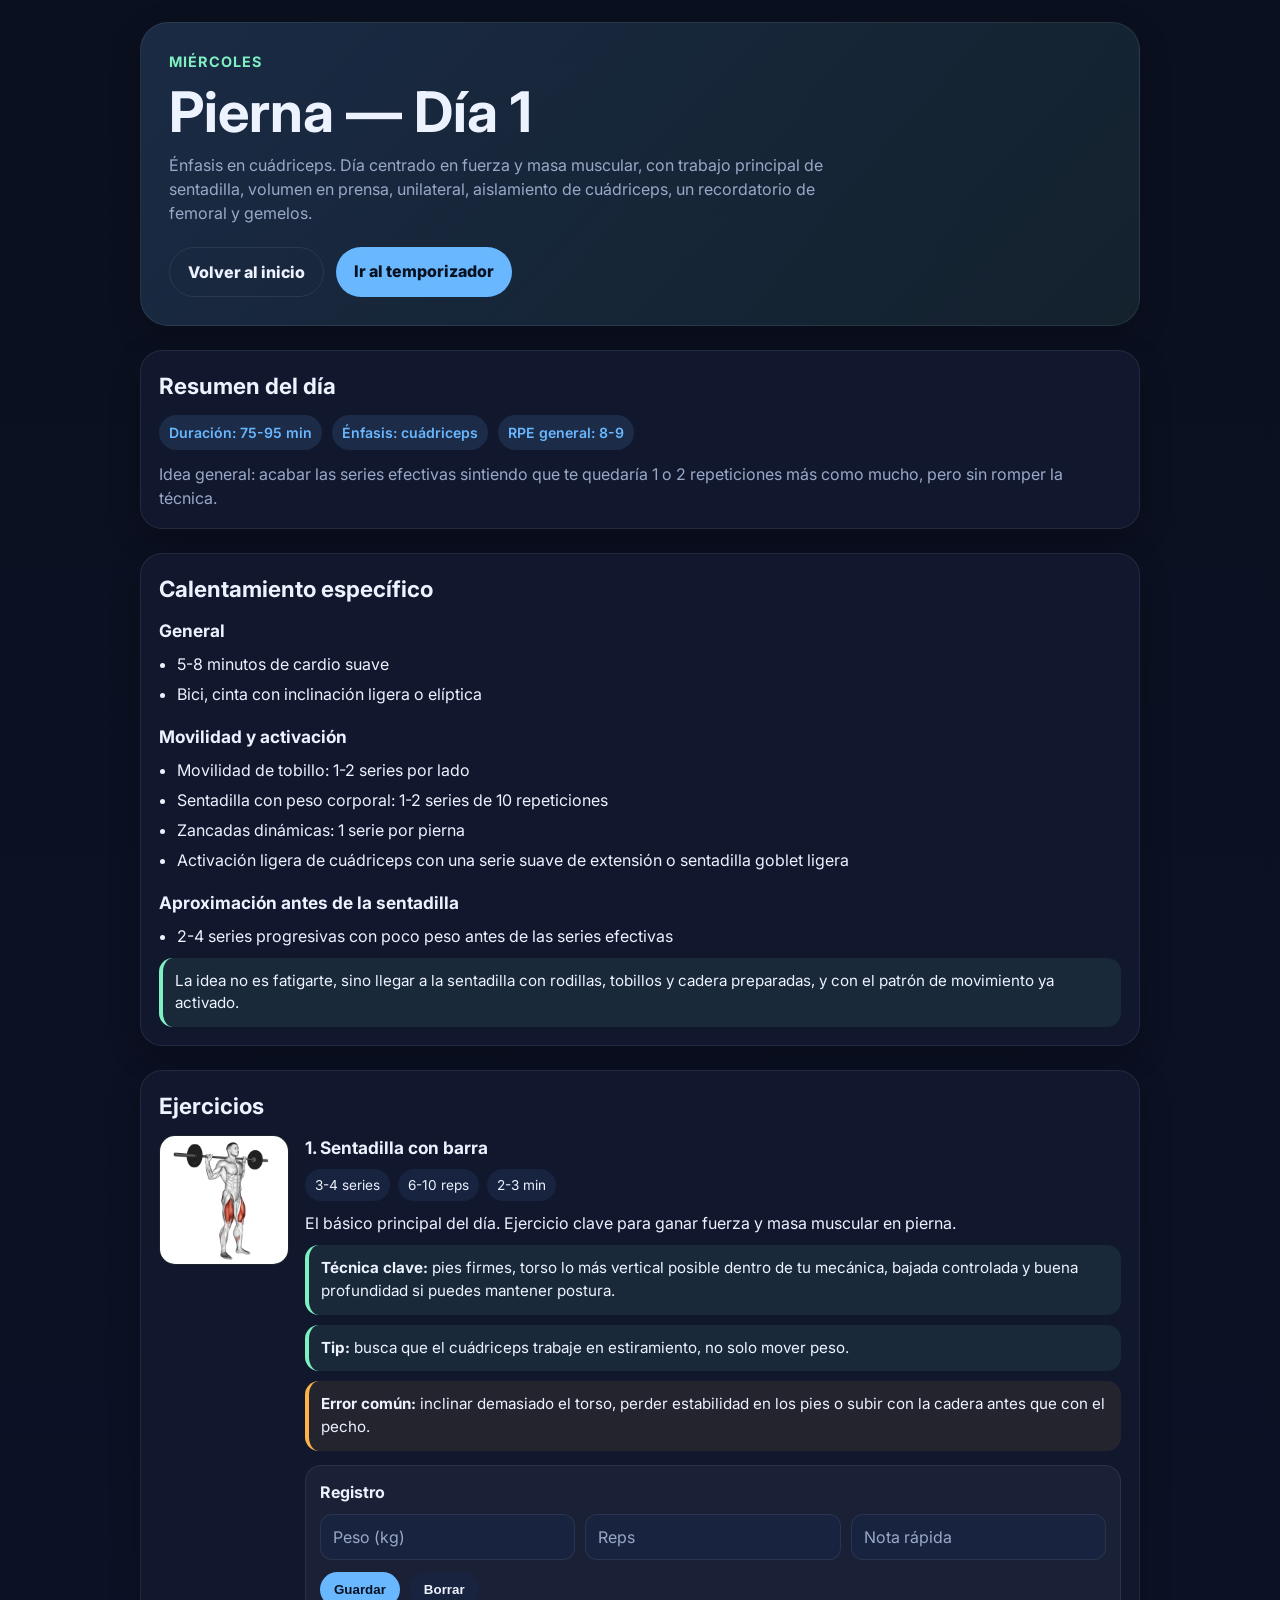
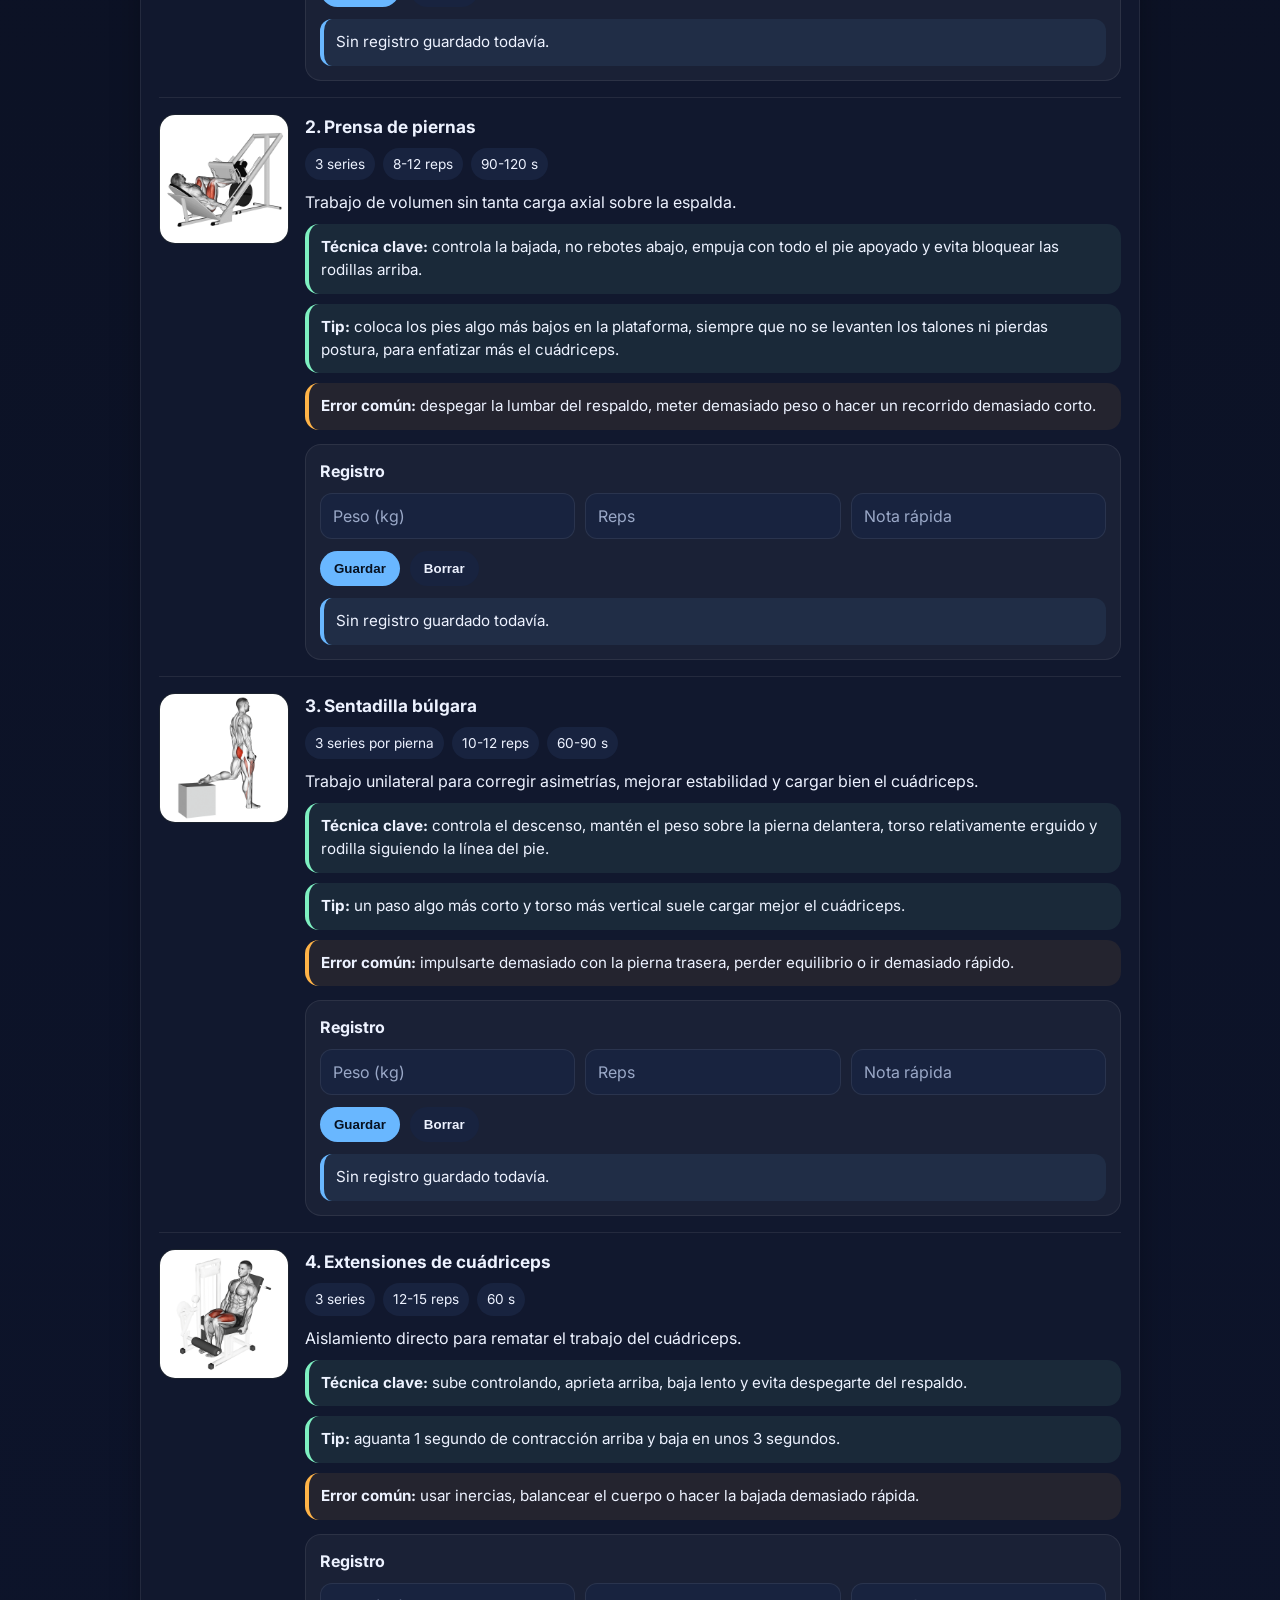
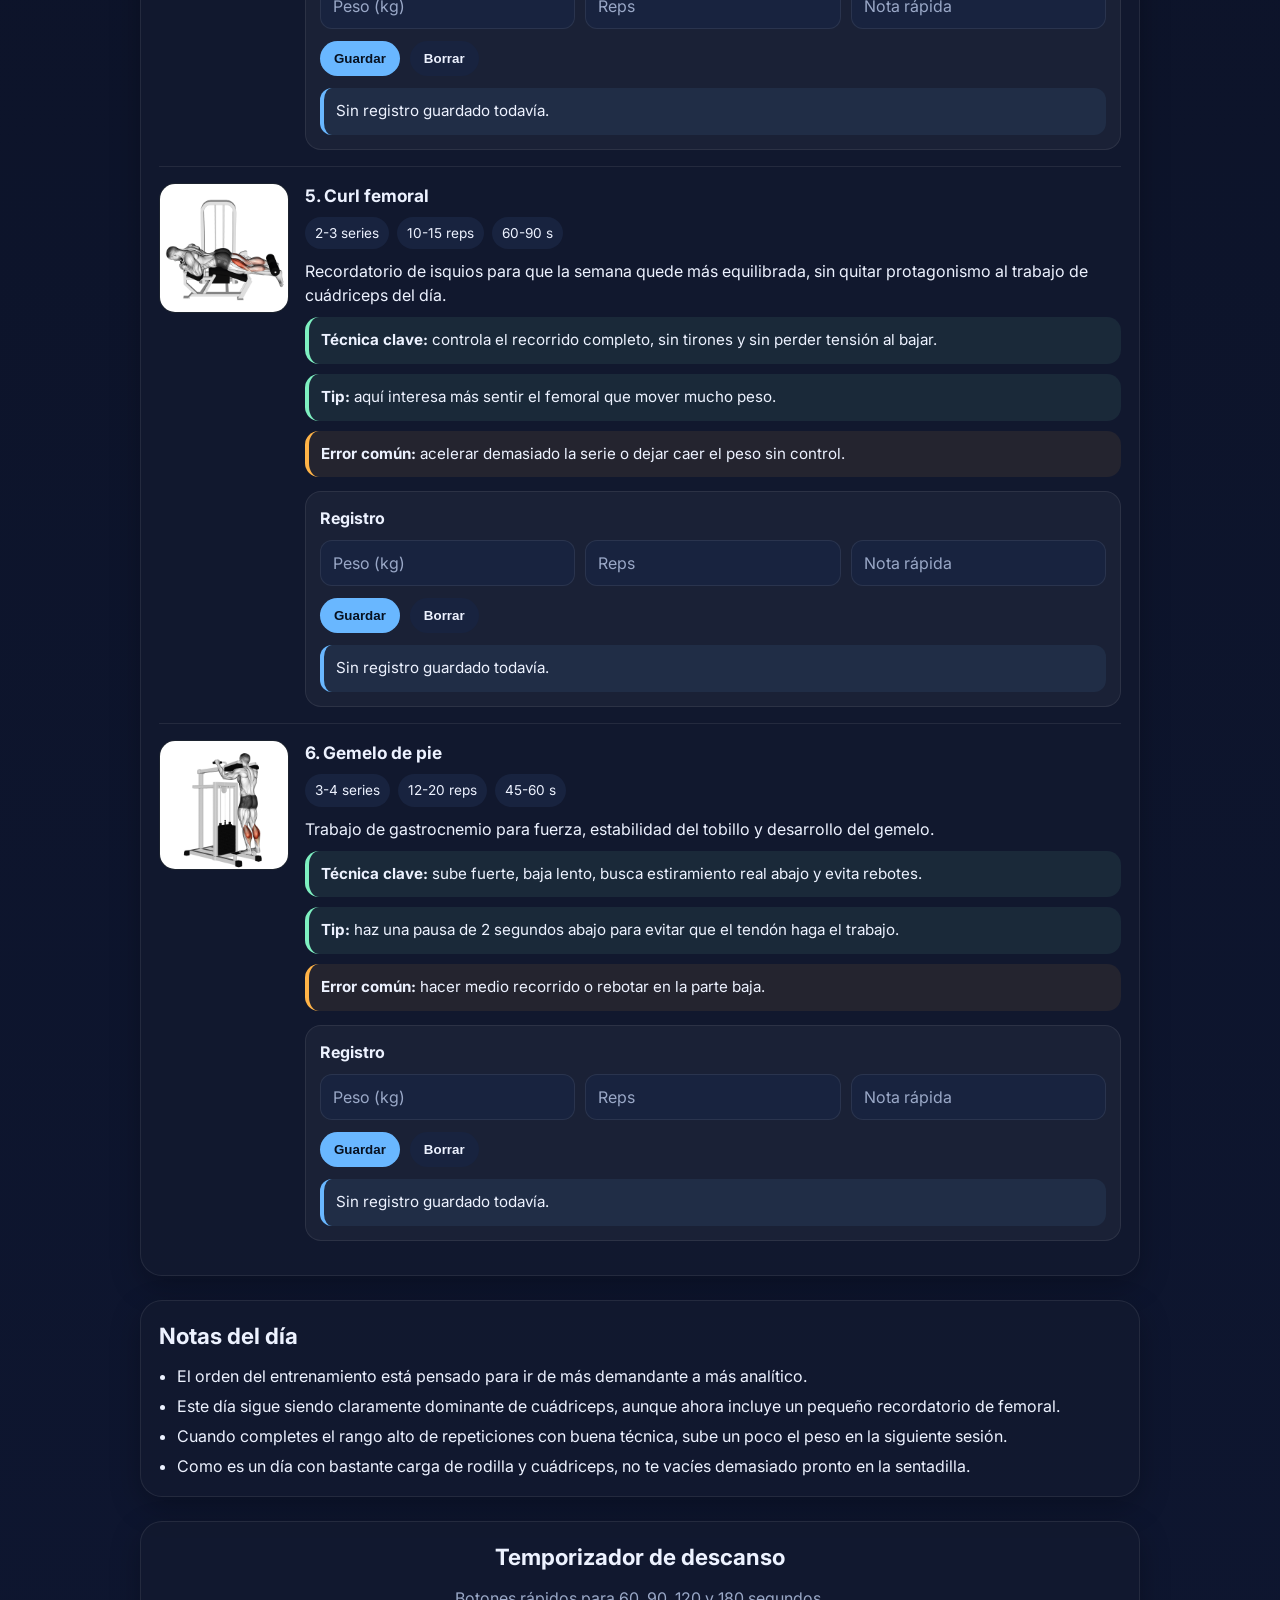
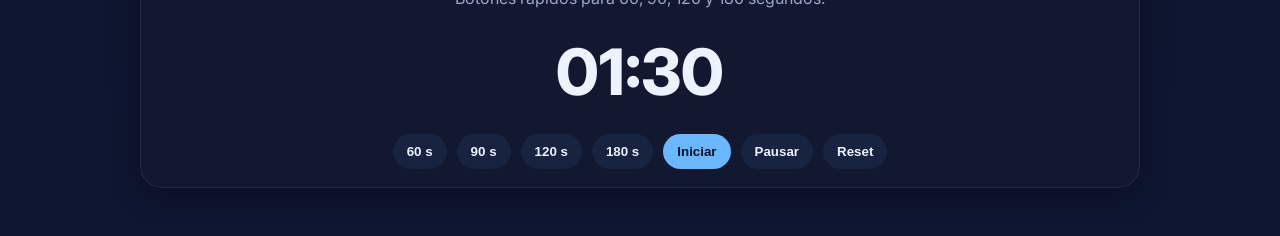
<file: miercoles.html>
<!DOCTYPE html>
<html lang="es">
<head>
  <meta charset="UTF-8">
  <meta name="viewport" content="width=device-width, initial-scale=1.0">
  <title>Miércoles | Rutina Gym</title>
  <link rel="preconnect" href="https://fonts.googleapis.com">
  <link rel="preconnect" href="https://fonts.gstatic.com" crossorigin>
  <link href="https://fonts.googleapis.com/css2?family=Inter:wght@400;500;600;700;800&display=swap" rel="stylesheet">
  <link rel="stylesheet" href="style.css">
  <script src="script.js" defer></script>
</head>
<body>
  <div class="container">
    <header class="hero hero-small">
      <p class="eyebrow">Miércoles</p>
      <h1>Pierna — Día 1</h1>
      <p class="hero-text">
        Énfasis en cuádriceps. Día centrado en fuerza y masa muscular, con trabajo principal de
        sentadilla, volumen en prensa, unilateral, aislamiento de cuádriceps, un recordatorio de femoral y gemelos.
      </p>

      <div class="actions">
        <a class="btn secondary" href="index.html">Volver al inicio</a>
        <a class="btn" href="#temporizador">Ir al temporizador</a>
      </div>
    </header>

    <section class="section card">
      <h2>Resumen del día</h2>
      <div class="badges">
        <span class="badge">Duración: 75-95 min</span>
        <span class="badge">Énfasis: cuádriceps</span>
        <span class="badge">RPE general: 8-9</span>
      </div>
      <p class="muted" style="margin-top: 12px;">
        Idea general: acabar las series efectivas sintiendo que te quedaría 1 o 2 repeticiones más
        como mucho, pero sin romper la técnica.
      </p>
    </section>

    <section class="section card">
      <h2>Calentamiento específico</h2>

      <h3>General</h3>
      <ul>
        <li>5-8 minutos de cardio suave</li>
        <li>Bici, cinta con inclinación ligera o elíptica</li>
      </ul>

      <h3 style="margin-top: 18px;">Movilidad y activación</h3>
      <ul>
        <li>Movilidad de tobillo: 1-2 series por lado</li>
        <li>Sentadilla con peso corporal: 1-2 series de 10 repeticiones</li>
        <li>Zancadas dinámicas: 1 serie por pierna</li>
        <li>Activación ligera de cuádriceps con una serie suave de extensión o sentadilla goblet ligera</li>
      </ul>

      <h3 style="margin-top: 18px;">Aproximación antes de la sentadilla</h3>
      <ul>
        <li>2-4 series progresivas con poco peso antes de las series efectivas</li>
      </ul>

      <div class="note">
        La idea no es fatigarte, sino llegar a la sentadilla con rodillas, tobillos y cadera preparadas,
        y con el patrón de movimiento ya activado.
      </div>
    </section>

    <section class="section card">
      <h2>Ejercicios</h2>

      <article class="exercise">
        <img src="img/miercoles/sentadilla-barra.gif" alt="Sentadilla con barra">
        <div>
          <h3>1. Sentadilla con barra</h3>
          <div class="meta">
            <span class="pill">3-4 series</span>
            <span class="pill">6-10 reps</span>
            <span class="pill">2-3 min</span>
          </div>
          <p>
            El básico principal del día. Ejercicio clave para ganar fuerza y masa muscular en pierna.
          </p>
          <div class="note">
            <strong>Técnica clave:</strong> pies firmes, torso lo más vertical posible dentro de tu mecánica,
            bajada controlada y buena profundidad si puedes mantener postura.
          </div>
          <div class="note">
            <strong>Tip:</strong> busca que el cuádriceps trabaje en estiramiento, no solo mover peso.
          </div>
          <div class="warning">
            <strong>Error común:</strong> inclinar demasiado el torso, perder estabilidad en los pies
            o subir con la cadera antes que con el pecho.
          </div>

          <div class="log-box">
            <h4>Registro</h4>
            <div class="log-form">
              <input type="number" id="sentadilla-peso" placeholder="Peso (kg)" step="0.5">
              <input type="number" id="sentadilla-reps" placeholder="Reps">
              <input type="text" id="sentadilla-nota" placeholder="Nota rápida">
            </div>

            <div class="log-actions">
              <button class="timer-btn primary" onclick="saveExerciseLog('sentadilla')">Guardar</button>
              <button class="timer-btn" onclick="clearExerciseLog('sentadilla')">Borrar</button>
            </div>

            <div class="saved-log" id="sentadilla-output">
              Sin registro guardado todavía.
            </div>
          </div>
        </div>
      </article>

      <article class="exercise">
        <img src="img/miercoles/prensa.gif" alt="Prensa de piernas">
        <div>
          <h3>2. Prensa de piernas</h3>
          <div class="meta">
            <span class="pill">3 series</span>
            <span class="pill">8-12 reps</span>
            <span class="pill">90-120 s</span>
          </div>
          <p>
            Trabajo de volumen sin tanta carga axial sobre la espalda.
          </p>
          <div class="note">
            <strong>Técnica clave:</strong> controla la bajada, no rebotes abajo, empuja con todo el pie
            apoyado y evita bloquear las rodillas arriba.
          </div>
          <div class="note">
            <strong>Tip:</strong> coloca los pies algo más bajos en la plataforma, siempre que no se levanten
            los talones ni pierdas postura, para enfatizar más el cuádriceps.
          </div>
          <div class="warning">
            <strong>Error común:</strong> despegar la lumbar del respaldo, meter demasiado peso
            o hacer un recorrido demasiado corto.
          </div>

          <div class="log-box">
            <h4>Registro</h4>
            <div class="log-form">
              <input type="number" id="prensa-peso" placeholder="Peso (kg)" step="0.5">
              <input type="number" id="prensa-reps" placeholder="Reps">
              <input type="text" id="prensa-nota" placeholder="Nota rápida">
            </div>

            <div class="log-actions">
              <button class="timer-btn primary" onclick="saveExerciseLog('prensa')">Guardar</button>
              <button class="timer-btn" onclick="clearExerciseLog('prensa')">Borrar</button>
            </div>

            <div class="saved-log" id="prensa-output">
              Sin registro guardado todavía.
            </div>
          </div>
        </div>
      </article>

      <article class="exercise">
        <img src="img/miercoles/zancadas-bulgara.gif" alt="Sentadilla búlgara">
        <div>
          <h3>3. Sentadilla búlgara</h3>
          <div class="meta">
            <span class="pill">3 series por pierna</span>
            <span class="pill">10-12 reps</span>
            <span class="pill">60-90 s</span>
          </div>
          <p>
            Trabajo unilateral para corregir asimetrías, mejorar estabilidad y cargar bien el cuádriceps.
          </p>
          <div class="note">
            <strong>Técnica clave:</strong> controla el descenso, mantén el peso sobre la pierna delantera,
            torso relativamente erguido y rodilla siguiendo la línea del pie.
          </div>
          <div class="note">
            <strong>Tip:</strong> un paso algo más corto y torso más vertical suele cargar mejor el cuádriceps.
          </div>
          <div class="warning">
            <strong>Error común:</strong> impulsarte demasiado con la pierna trasera, perder equilibrio
            o ir demasiado rápido.
          </div>

          <div class="log-box">
            <h4>Registro</h4>
            <div class="log-form">
              <input type="number" id="bulgara-peso" placeholder="Peso (kg)" step="0.5">
              <input type="number" id="bulgara-reps" placeholder="Reps">
              <input type="text" id="bulgara-nota" placeholder="Nota rápida">
            </div>

            <div class="log-actions">
              <button class="timer-btn primary" onclick="saveExerciseLog('bulgara')">Guardar</button>
              <button class="timer-btn" onclick="clearExerciseLog('bulgara')">Borrar</button>
            </div>

            <div class="saved-log" id="bulgara-output">
              Sin registro guardado todavía.
            </div>
          </div>
        </div>
      </article>

      <article class="exercise">
        <img src="img/miercoles/extensiones-cuadriceps.gif" alt="Extensiones de cuádriceps">
        <div>
          <h3>4. Extensiones de cuádriceps</h3>
          <div class="meta">
            <span class="pill">3 series</span>
            <span class="pill">12-15 reps</span>
            <span class="pill">60 s</span>
          </div>
          <p>
            Aislamiento directo para rematar el trabajo del cuádriceps.
          </p>
          <div class="note">
            <strong>Técnica clave:</strong> sube controlando, aprieta arriba, baja lento y evita despegarte del respaldo.
          </div>
          <div class="note">
            <strong>Tip:</strong> aguanta 1 segundo de contracción arriba y baja en unos 3 segundos.
          </div>
          <div class="warning">
            <strong>Error común:</strong> usar inercias, balancear el cuerpo o hacer la bajada demasiado rápida.
          </div>

          <div class="log-box">
            <h4>Registro</h4>
            <div class="log-form">
              <input type="number" id="extensiones-peso" placeholder="Peso (kg)" step="0.5">
              <input type="number" id="extensiones-reps" placeholder="Reps">
              <input type="text" id="extensiones-nota" placeholder="Nota rápida">
            </div>

            <div class="log-actions">
              <button class="timer-btn primary" onclick="saveExerciseLog('extensiones')">Guardar</button>
              <button class="timer-btn" onclick="clearExerciseLog('extensiones')">Borrar</button>
            </div>

            <div class="saved-log" id="extensiones-output">
              Sin registro guardado todavía.
            </div>
          </div>
        </div>
      </article>

      <article class="exercise">
        <img src="img/miercoles/curl-femoral.gif" alt="Curl femoral">
        <div>
          <h3>5. Curl femoral</h3>
          <div class="meta">
            <span class="pill">2-3 series</span>
            <span class="pill">10-15 reps</span>
            <span class="pill">60-90 s</span>
          </div>
          <p>
            Recordatorio de isquios para que la semana quede más equilibrada, sin quitar protagonismo al trabajo de cuádriceps del día.
          </p>
          <div class="note">
            <strong>Técnica clave:</strong> controla el recorrido completo, sin tirones y sin perder tensión al bajar.
          </div>
          <div class="note">
            <strong>Tip:</strong> aquí interesa más sentir el femoral que mover mucho peso.
          </div>
          <div class="warning">
            <strong>Error común:</strong> acelerar demasiado la serie o dejar caer el peso sin control.
          </div>

          <div class="log-box">
            <h4>Registro</h4>
            <div class="log-form">
              <input type="number" id="femoral-peso" placeholder="Peso (kg)" step="0.5">
              <input type="number" id="femoral-reps" placeholder="Reps">
              <input type="text" id="femoral-nota" placeholder="Nota rápida">
            </div>

            <div class="log-actions">
              <button class="timer-btn primary" onclick="saveExerciseLog('femoral')">Guardar</button>
              <button class="timer-btn" onclick="clearExerciseLog('femoral')">Borrar</button>
            </div>

            <div class="saved-log" id="femoral-output">
              Sin registro guardado todavía.
            </div>
          </div>
        </div>
      </article>

      <article class="exercise">
        <img src="img/miercoles/gemelo.gif" alt="Gemelo de pie">
        <div>
          <h3>6. Gemelo de pie</h3>
          <div class="meta">
            <span class="pill">3-4 series</span>
            <span class="pill">12-20 reps</span>
            <span class="pill">45-60 s</span>
          </div>
          <p>
            Trabajo de gastrocnemio para fuerza, estabilidad del tobillo y desarrollo del gemelo.
          </p>
          <div class="note">
            <strong>Técnica clave:</strong> sube fuerte, baja lento, busca estiramiento real abajo y evita rebotes.
          </div>
          <div class="note">
            <strong>Tip:</strong> haz una pausa de 2 segundos abajo para evitar que el tendón haga el trabajo.
          </div>
          <div class="warning">
            <strong>Error común:</strong> hacer medio recorrido o rebotar en la parte baja.
          </div>

          <div class="log-box">
            <h4>Registro</h4>
            <div class="log-form">
              <input type="number" id="gemelo-peso" placeholder="Peso (kg)" step="0.5">
              <input type="number" id="gemelo-reps" placeholder="Reps">
              <input type="text" id="gemelo-nota" placeholder="Nota rápida">
            </div>

            <div class="log-actions">
              <button class="timer-btn primary" onclick="saveExerciseLog('gemelo')">Guardar</button>
              <button class="timer-btn" onclick="clearExerciseLog('gemelo')">Borrar</button>
            </div>

            <div class="saved-log" id="gemelo-output">
              Sin registro guardado todavía.
            </div>
          </div>
        </div>
      </article>
    </section>

    <section class="section card">
      <h2>Notas del día</h2>
      <ul>
        <li>El orden del entrenamiento está pensado para ir de más demandante a más analítico.</li>
        <li>Este día sigue siendo claramente dominante de cuádriceps, aunque ahora incluye un pequeño recordatorio de femoral.</li>
        <li>Cuando completes el rango alto de repeticiones con buena técnica, sube un poco el peso en la siguiente sesión.</li>
        <li>Como es un día con bastante carga de rodilla y cuádriceps, no te vacíes demasiado pronto en la sentadilla.</li>
      </ul>
    </section>

    <section id="temporizador" class="section card timer-box">
      <h2>Temporizador de descanso</h2>
      <p class="muted">Botones rápidos para 60, 90, 120 y 180 segundos.</p>

      <div class="timer-display" id="timer">01:30</div>

      <div class="timer-controls">
        <button class="timer-btn" onclick="setTimer(60)">60 s</button>
        <button class="timer-btn" onclick="setTimer(90)">90 s</button>
        <button class="timer-btn" onclick="setTimer(120)">120 s</button>
        <button class="timer-btn" onclick="setTimer(180)">180 s</button>
        <button class="timer-btn primary" onclick="startTimer()">Iniciar</button>
        <button class="timer-btn" onclick="pauseTimer()">Pausar</button>
        <button class="timer-btn" onclick="resetTimer()">Reset</button>
      </div>
    </section>
  </div>
</body>
</html>
</file>
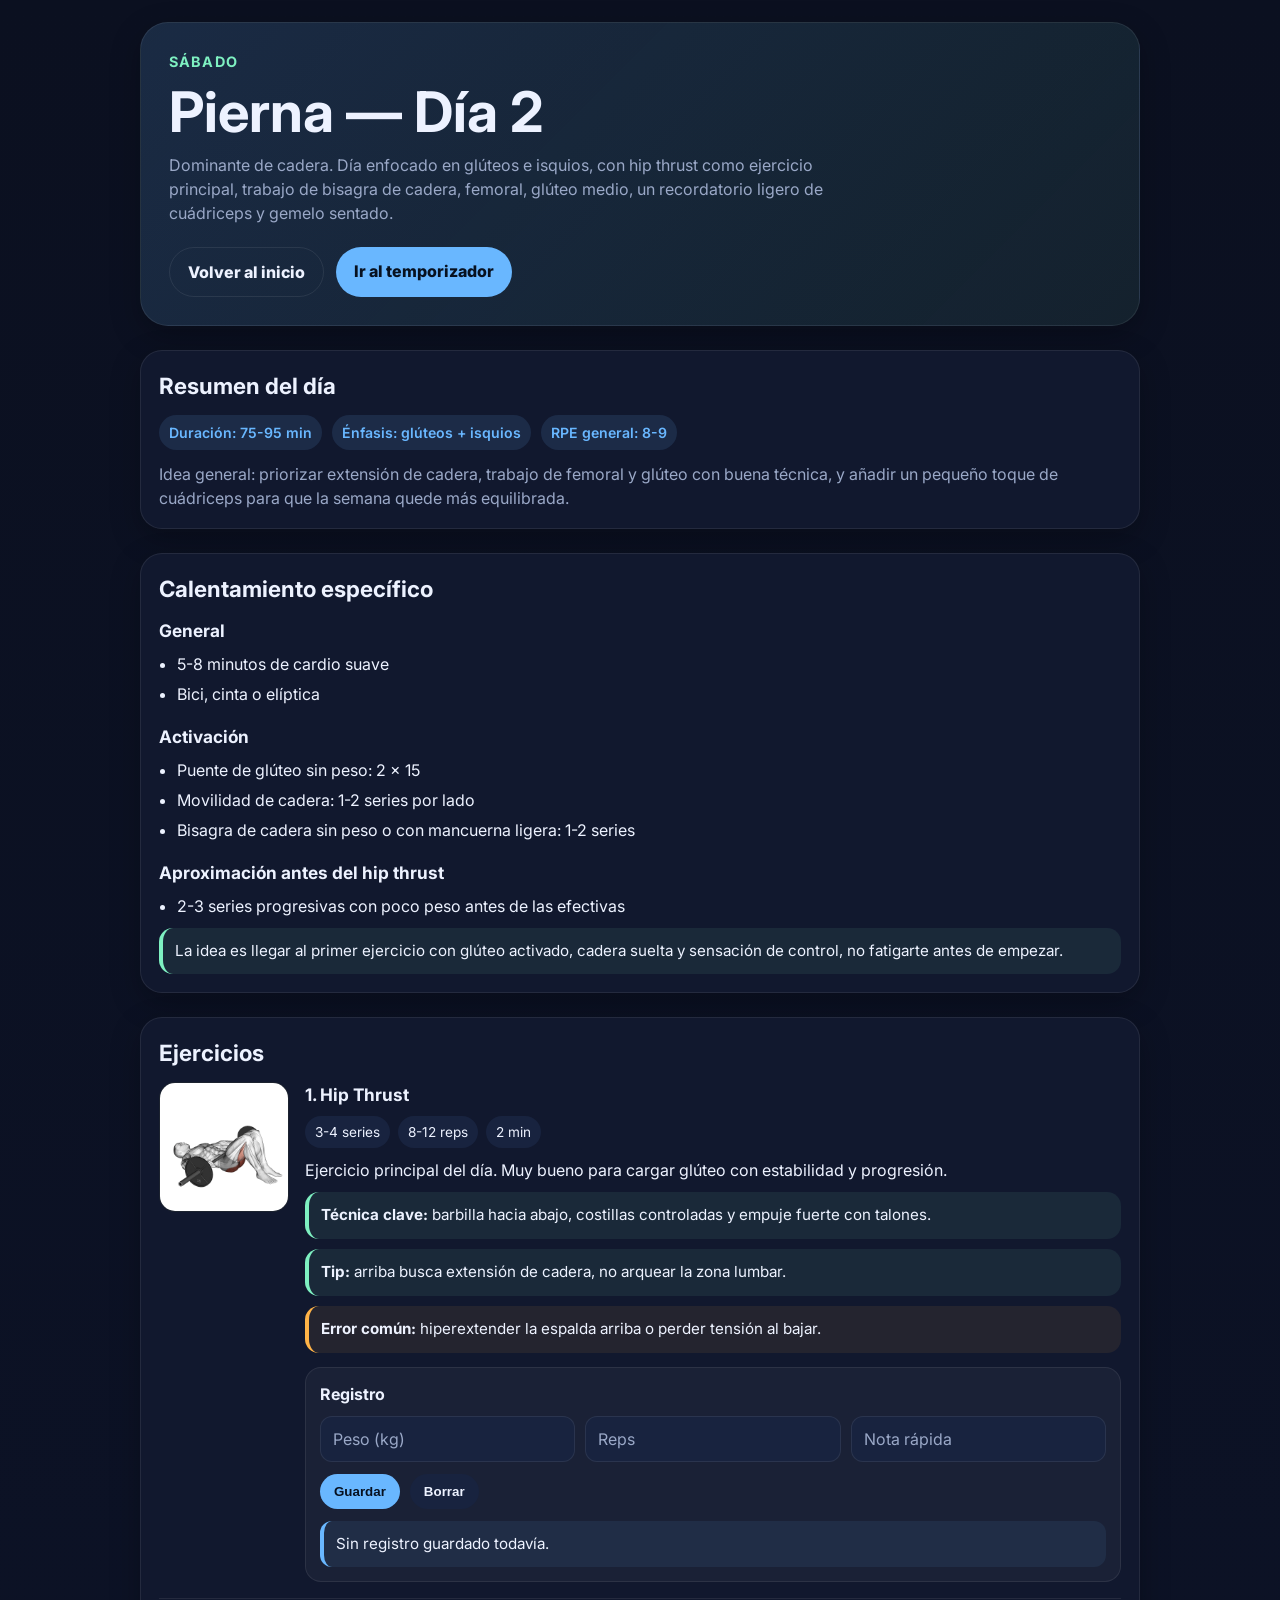
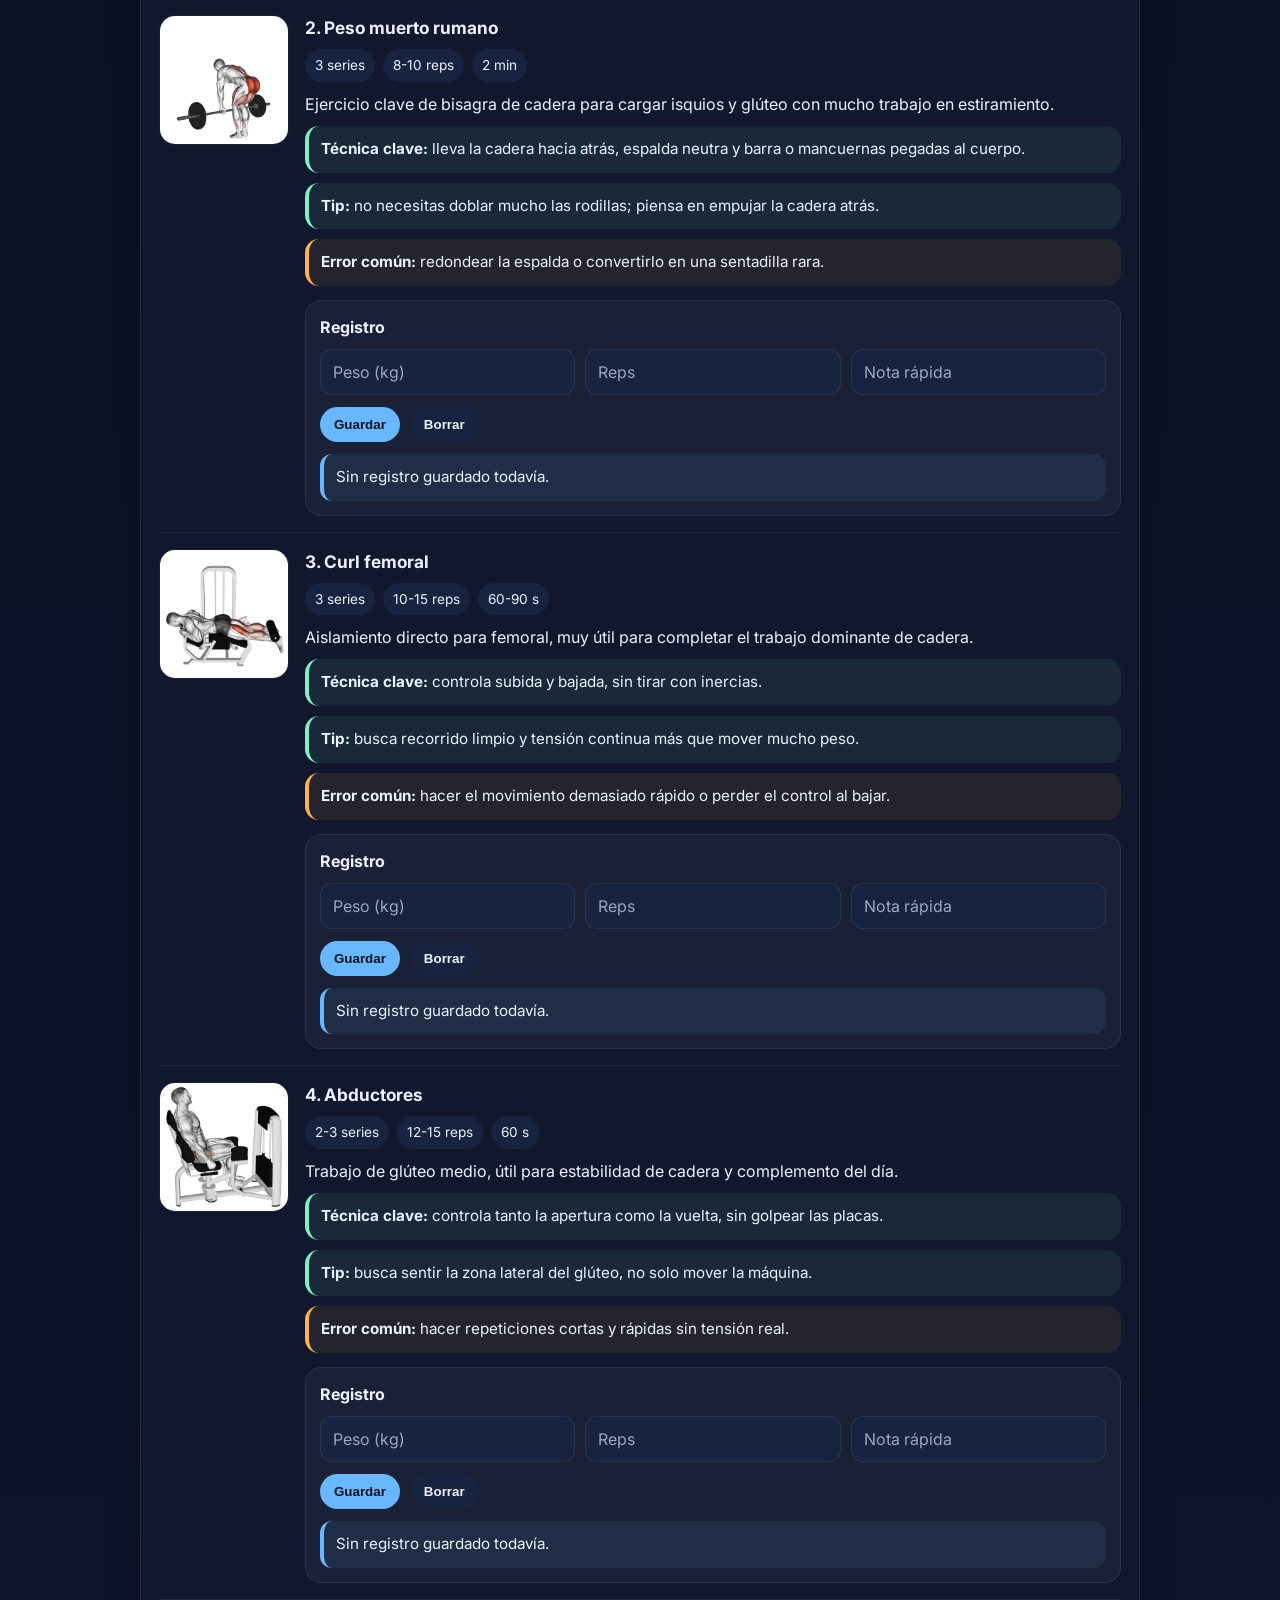
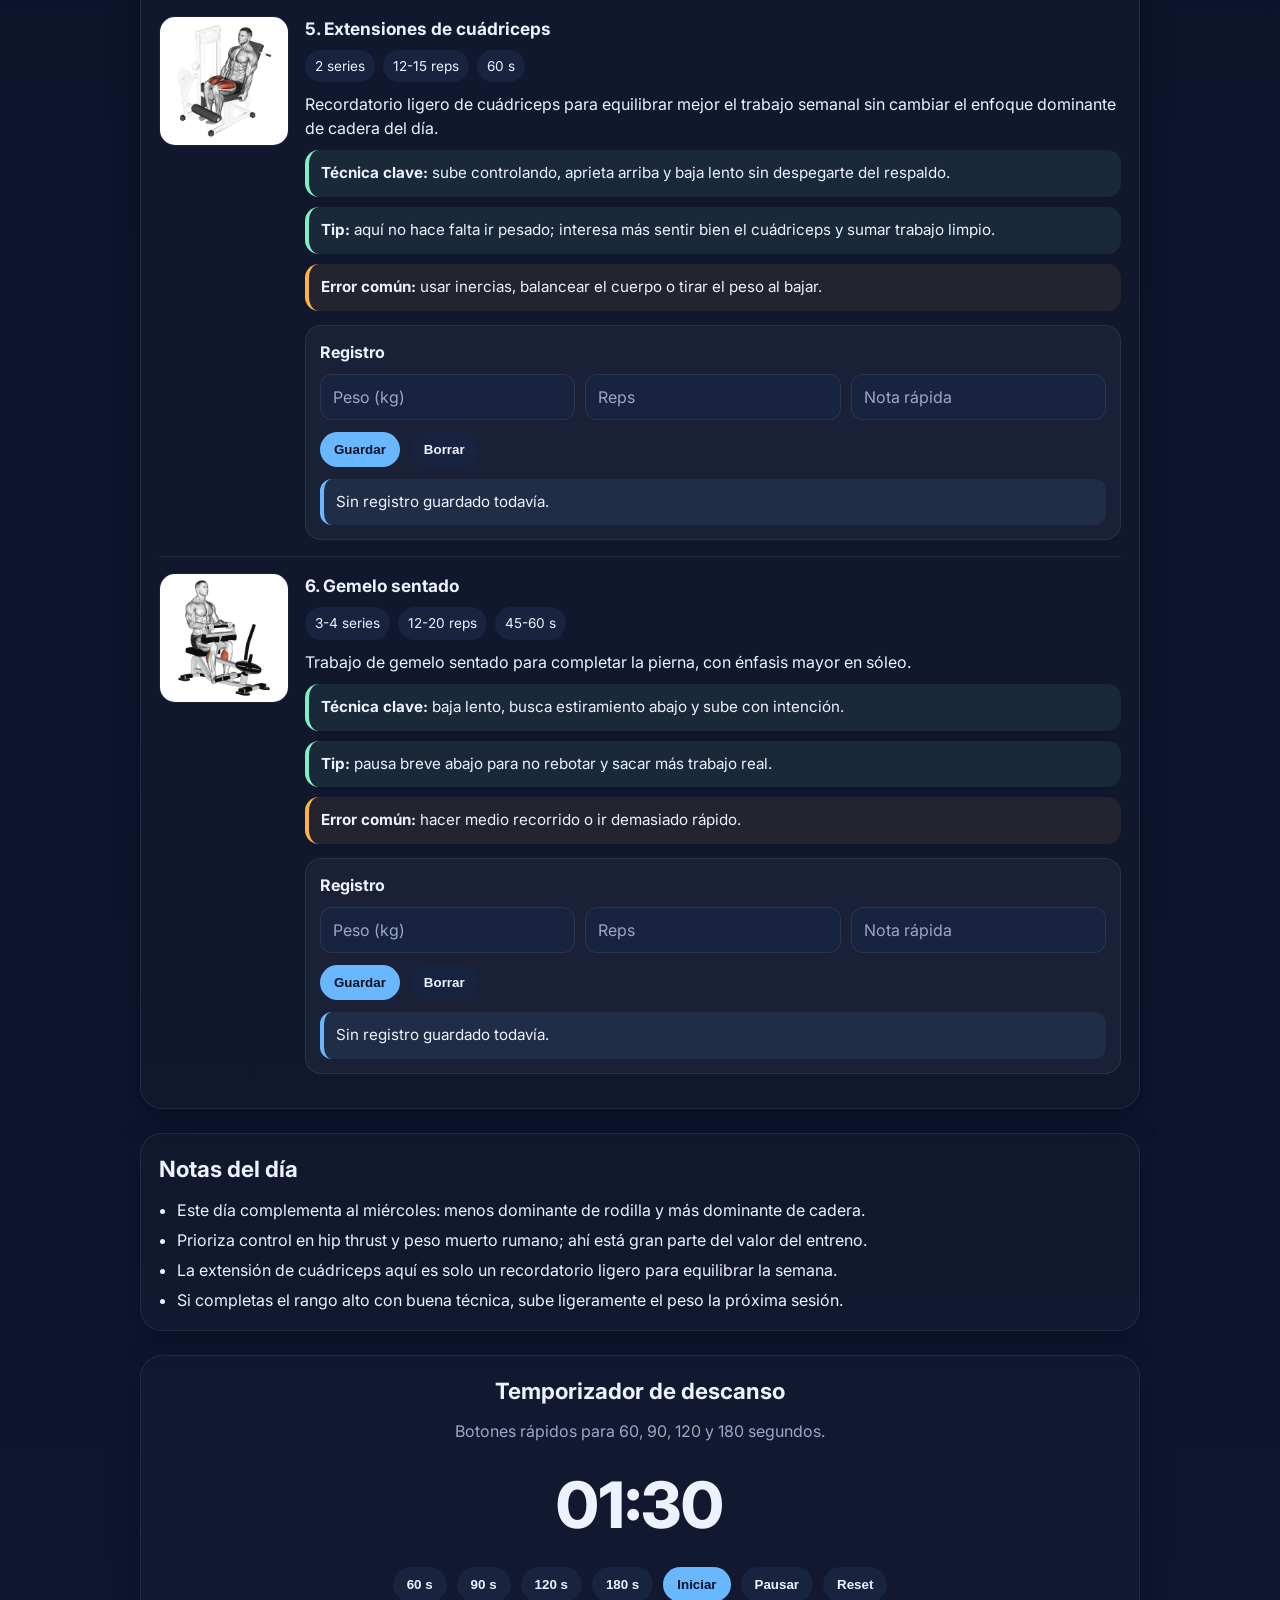
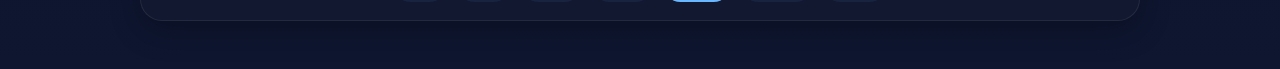
<file: sabado.html>
<!DOCTYPE html>
<html lang="es">
<head>
  <meta charset="UTF-8">
  <meta name="viewport" content="width=device-width, initial-scale=1.0">
  <title>Sábado | Rutina Gym</title>
  <link rel="preconnect" href="https://fonts.googleapis.com">
  <link rel="preconnect" href="https://fonts.gstatic.com" crossorigin>
  <link href="https://fonts.googleapis.com/css2?family=Inter:wght@400;500;600;700;800&display=swap" rel="stylesheet">
  <link rel="stylesheet" href="style.css">
  <script src="script.js" defer></script>
</head>
<body>
  <div class="container">
    <header class="hero hero-small">
      <p class="eyebrow">Sábado</p>
      <h1>Pierna — Día 2</h1>
      <p class="hero-text">
        Dominante de cadera. Día enfocado en glúteos e isquios, con hip thrust como ejercicio principal,
        trabajo de bisagra de cadera, femoral, glúteo medio, un recordatorio ligero de cuádriceps y gemelo sentado.
      </p>

      <div class="actions">
        <a class="btn secondary" href="index.html">Volver al inicio</a>
        <a class="btn" href="#temporizador">Ir al temporizador</a>
      </div>
    </header>

    <section class="section card">
      <h2>Resumen del día</h2>
      <div class="badges">
        <span class="badge">Duración: 75-95 min</span>
        <span class="badge">Énfasis: glúteos + isquios</span>
        <span class="badge">RPE general: 8-9</span>
      </div>
      <p class="muted" style="margin-top: 12px;">
        Idea general: priorizar extensión de cadera, trabajo de femoral y glúteo con buena técnica,
        y añadir un pequeño toque de cuádriceps para que la semana quede más equilibrada.
      </p>
    </section>

    <section class="section card">
      <h2>Calentamiento específico</h2>

      <h3>General</h3>
      <ul>
        <li>5-8 minutos de cardio suave</li>
        <li>Bici, cinta o elíptica</li>
      </ul>

      <h3 style="margin-top: 18px;">Activación</h3>
      <ul>
        <li>Puente de glúteo sin peso: 2 x 15</li>
        <li>Movilidad de cadera: 1-2 series por lado</li>
        <li>Bisagra de cadera sin peso o con mancuerna ligera: 1-2 series</li>
      </ul>

      <h3 style="margin-top: 18px;">Aproximación antes del hip thrust</h3>
      <ul>
        <li>2-3 series progresivas con poco peso antes de las efectivas</li>
      </ul>

      <div class="note">
        La idea es llegar al primer ejercicio con glúteo activado, cadera suelta y sensación de control,
        no fatigarte antes de empezar.
      </div>
    </section>

    <section class="section card">
      <h2>Ejercicios</h2>

      <article class="exercise">
        <img src="img/sabado/hip-thrust.gif" alt="Hip Thrust">
        <div>
          <h3>1. Hip Thrust</h3>
          <div class="meta">
            <span class="pill">3-4 series</span>
            <span class="pill">8-12 reps</span>
            <span class="pill">2 min</span>
          </div>
          <p>
            Ejercicio principal del día. Muy bueno para cargar glúteo con estabilidad y progresión.
          </p>
          <div class="note">
            <strong>Técnica clave:</strong> barbilla hacia abajo, costillas controladas y empuje fuerte con talones.
          </div>
          <div class="note">
            <strong>Tip:</strong> arriba busca extensión de cadera, no arquear la zona lumbar.
          </div>
          <div class="warning">
            <strong>Error común:</strong> hiperextender la espalda arriba o perder tensión al bajar.
          </div>

          <div class="log-box">
            <h4>Registro</h4>
            <div class="log-form">
              <input type="number" id="sabado-hipthrust-peso" placeholder="Peso (kg)" step="0.5">
              <input type="number" id="sabado-hipthrust-reps" placeholder="Reps">
              <input type="text" id="sabado-hipthrust-nota" placeholder="Nota rápida">
            </div>

            <div class="log-actions">
              <button class="timer-btn primary" onclick="saveExerciseLog('sabado-hipthrust')">Guardar</button>
              <button class="timer-btn" onclick="clearExerciseLog('sabado-hipthrust')">Borrar</button>
            </div>

            <div class="saved-log" id="sabado-hipthrust-output">
              Sin registro guardado todavía.
            </div>
          </div>
        </div>
      </article>

      <article class="exercise">
        <img src="img/sabado/peso-muerto-rumano.gif" alt="Peso muerto rumano">
        <div>
          <h3>2. Peso muerto rumano</h3>
          <div class="meta">
            <span class="pill">3 series</span>
            <span class="pill">8-10 reps</span>
            <span class="pill">2 min</span>
          </div>
          <p>
            Ejercicio clave de bisagra de cadera para cargar isquios y glúteo con mucho trabajo en estiramiento.
          </p>
          <div class="note">
            <strong>Técnica clave:</strong> lleva la cadera hacia atrás, espalda neutra y barra o mancuernas pegadas al cuerpo.
          </div>
          <div class="note">
            <strong>Tip:</strong> no necesitas doblar mucho las rodillas; piensa en empujar la cadera atrás.
          </div>
          <div class="warning">
            <strong>Error común:</strong> redondear la espalda o convertirlo en una sentadilla rara.
          </div>

          <div class="log-box">
            <h4>Registro</h4>
            <div class="log-form">
              <input type="number" id="sabado-rumano-peso" placeholder="Peso (kg)" step="0.5">
              <input type="number" id="sabado-rumano-reps" placeholder="Reps">
              <input type="text" id="sabado-rumano-nota" placeholder="Nota rápida">
            </div>

            <div class="log-actions">
              <button class="timer-btn primary" onclick="saveExerciseLog('sabado-rumano')">Guardar</button>
              <button class="timer-btn" onclick="clearExerciseLog('sabado-rumano')">Borrar</button>
            </div>

            <div class="saved-log" id="sabado-rumano-output">
              Sin registro guardado todavía.
            </div>
          </div>
        </div>
      </article>

      <article class="exercise">
        <img src="img/sabado/curl-femoral.gif" alt="Curl femoral">
        <div>
          <h3>3. Curl femoral</h3>
          <div class="meta">
            <span class="pill">3 series</span>
            <span class="pill">10-15 reps</span>
            <span class="pill">60-90 s</span>
          </div>
          <p>
            Aislamiento directo para femoral, muy útil para completar el trabajo dominante de cadera.
          </p>
          <div class="note">
            <strong>Técnica clave:</strong> controla subida y bajada, sin tirar con inercias.
          </div>
          <div class="note">
            <strong>Tip:</strong> busca recorrido limpio y tensión continua más que mover mucho peso.
          </div>
          <div class="warning">
            <strong>Error común:</strong> hacer el movimiento demasiado rápido o perder el control al bajar.
          </div>

          <div class="log-box">
            <h4>Registro</h4>
            <div class="log-form">
              <input type="number" id="sabado-femoral-peso" placeholder="Peso (kg)" step="0.5">
              <input type="number" id="sabado-femoral-reps" placeholder="Reps">
              <input type="text" id="sabado-femoral-nota" placeholder="Nota rápida">
            </div>

            <div class="log-actions">
              <button class="timer-btn primary" onclick="saveExerciseLog('sabado-femoral')">Guardar</button>
              <button class="timer-btn" onclick="clearExerciseLog('sabado-femoral')">Borrar</button>
            </div>

            <div class="saved-log" id="sabado-femoral-output">
              Sin registro guardado todavía.
            </div>
          </div>
        </div>
      </article>

      <article class="exercise">
        <img src="img/sabado/abductores.gif" alt="Abductores">
        <div>
          <h3>4. Abductores</h3>
          <div class="meta">
            <span class="pill">2-3 series</span>
            <span class="pill">12-15 reps</span>
            <span class="pill">60 s</span>
          </div>
          <p>
            Trabajo de glúteo medio, útil para estabilidad de cadera y complemento del día.
          </p>
          <div class="note">
            <strong>Técnica clave:</strong> controla tanto la apertura como la vuelta, sin golpear las placas.
          </div>
          <div class="note">
            <strong>Tip:</strong> busca sentir la zona lateral del glúteo, no solo mover la máquina.
          </div>
          <div class="warning">
            <strong>Error común:</strong> hacer repeticiones cortas y rápidas sin tensión real.
          </div>

          <div class="log-box">
            <h4>Registro</h4>
            <div class="log-form">
              <input type="number" id="sabado-abductores-peso" placeholder="Peso (kg)" step="0.5">
              <input type="number" id="sabado-abductores-reps" placeholder="Reps">
              <input type="text" id="sabado-abductores-nota" placeholder="Nota rápida">
            </div>

            <div class="log-actions">
              <button class="timer-btn primary" onclick="saveExerciseLog('sabado-abductores')">Guardar</button>
              <button class="timer-btn" onclick="clearExerciseLog('sabado-abductores')">Borrar</button>
            </div>

            <div class="saved-log" id="sabado-abductores-output">
              Sin registro guardado todavía.
            </div>
          </div>
        </div>
      </article>

      <article class="exercise">
        <img src="img/sabado/extensiones-cuadriceps.gif" alt="Extensiones de cuádriceps">
        <div>
          <h3>5. Extensiones de cuádriceps</h3>
          <div class="meta">
            <span class="pill">2 series</span>
            <span class="pill">12-15 reps</span>
            <span class="pill">60 s</span>
          </div>
          <p>
            Recordatorio ligero de cuádriceps para equilibrar mejor el trabajo semanal sin cambiar el enfoque dominante de cadera del día.
          </p>
          <div class="note">
            <strong>Técnica clave:</strong> sube controlando, aprieta arriba y baja lento sin despegarte del respaldo.
          </div>
          <div class="note">
            <strong>Tip:</strong> aquí no hace falta ir pesado; interesa más sentir bien el cuádriceps y sumar trabajo limpio.
          </div>
          <div class="warning">
            <strong>Error común:</strong> usar inercias, balancear el cuerpo o tirar el peso al bajar.
          </div>

          <div class="log-box">
            <h4>Registro</h4>
            <div class="log-form">
              <input type="number" id="sabado-extensiones-peso" placeholder="Peso (kg)" step="0.5">
              <input type="number" id="sabado-extensiones-reps" placeholder="Reps">
              <input type="text" id="sabado-extensiones-nota" placeholder="Nota rápida">
            </div>

            <div class="log-actions">
              <button class="timer-btn primary" onclick="saveExerciseLog('sabado-extensiones')">Guardar</button>
              <button class="timer-btn" onclick="clearExerciseLog('sabado-extensiones')">Borrar</button>
            </div>

            <div class="saved-log" id="sabado-extensiones-output">
              Sin registro guardado todavía.
            </div>
          </div>
        </div>
      </article>

      <article class="exercise">
        <img src="img/sabado/gemelo-sentado.gif" alt="Gemelo sentado">
        <div>
          <h3>6. Gemelo sentado</h3>
          <div class="meta">
            <span class="pill">3-4 series</span>
            <span class="pill">12-20 reps</span>
            <span class="pill">45-60 s</span>
          </div>
          <p>
            Trabajo de gemelo sentado para completar la pierna, con énfasis mayor en sóleo.
          </p>
          <div class="note">
            <strong>Técnica clave:</strong> baja lento, busca estiramiento abajo y sube con intención.
          </div>
          <div class="note">
            <strong>Tip:</strong> pausa breve abajo para no rebotar y sacar más trabajo real.
          </div>
          <div class="warning">
            <strong>Error común:</strong> hacer medio recorrido o ir demasiado rápido.
          </div>

          <div class="log-box">
            <h4>Registro</h4>
            <div class="log-form">
              <input type="number" id="sabado-gemelo-peso" placeholder="Peso (kg)" step="0.5">
              <input type="number" id="sabado-gemelo-reps" placeholder="Reps">
              <input type="text" id="sabado-gemelo-nota" placeholder="Nota rápida">
            </div>

            <div class="log-actions">
              <button class="timer-btn primary" onclick="saveExerciseLog('sabado-gemelo')">Guardar</button>
              <button class="timer-btn" onclick="clearExerciseLog('sabado-gemelo')">Borrar</button>
            </div>

            <div class="saved-log" id="sabado-gemelo-output">
              Sin registro guardado todavía.
            </div>
          </div>
        </div>
      </article>
    </section>

    <section class="section card">
      <h2>Notas del día</h2>
      <ul>
        <li>Este día complementa al miércoles: menos dominante de rodilla y más dominante de cadera.</li>
        <li>Prioriza control en hip thrust y peso muerto rumano; ahí está gran parte del valor del entreno.</li>
        <li>La extensión de cuádriceps aquí es solo un recordatorio ligero para equilibrar la semana.</li>
        <li>Si completas el rango alto con buena técnica, sube ligeramente el peso la próxima sesión.</li>
      </ul>
    </section>

    <section id="temporizador" class="section card timer-box">
      <h2>Temporizador de descanso</h2>
      <p class="muted">Botones rápidos para 60, 90, 120 y 180 segundos.</p>

      <div class="timer-display" id="timer">01:30</div>

      <div class="timer-controls">
        <button class="timer-btn" onclick="setTimer(60)">60 s</button>
        <button class="timer-btn" onclick="setTimer(90)">90 s</button>
        <button class="timer-btn" onclick="setTimer(120)">120 s</button>
        <button class="timer-btn" onclick="setTimer(180)">180 s</button>
        <button class="timer-btn primary" onclick="startTimer()">Iniciar</button>
        <button class="timer-btn" onclick="pauseTimer()">Pausar</button>
        <button class="timer-btn" onclick="resetTimer()">Reset</button>
      </div>
    </section>
  </div>
</body>
</html>
</file>
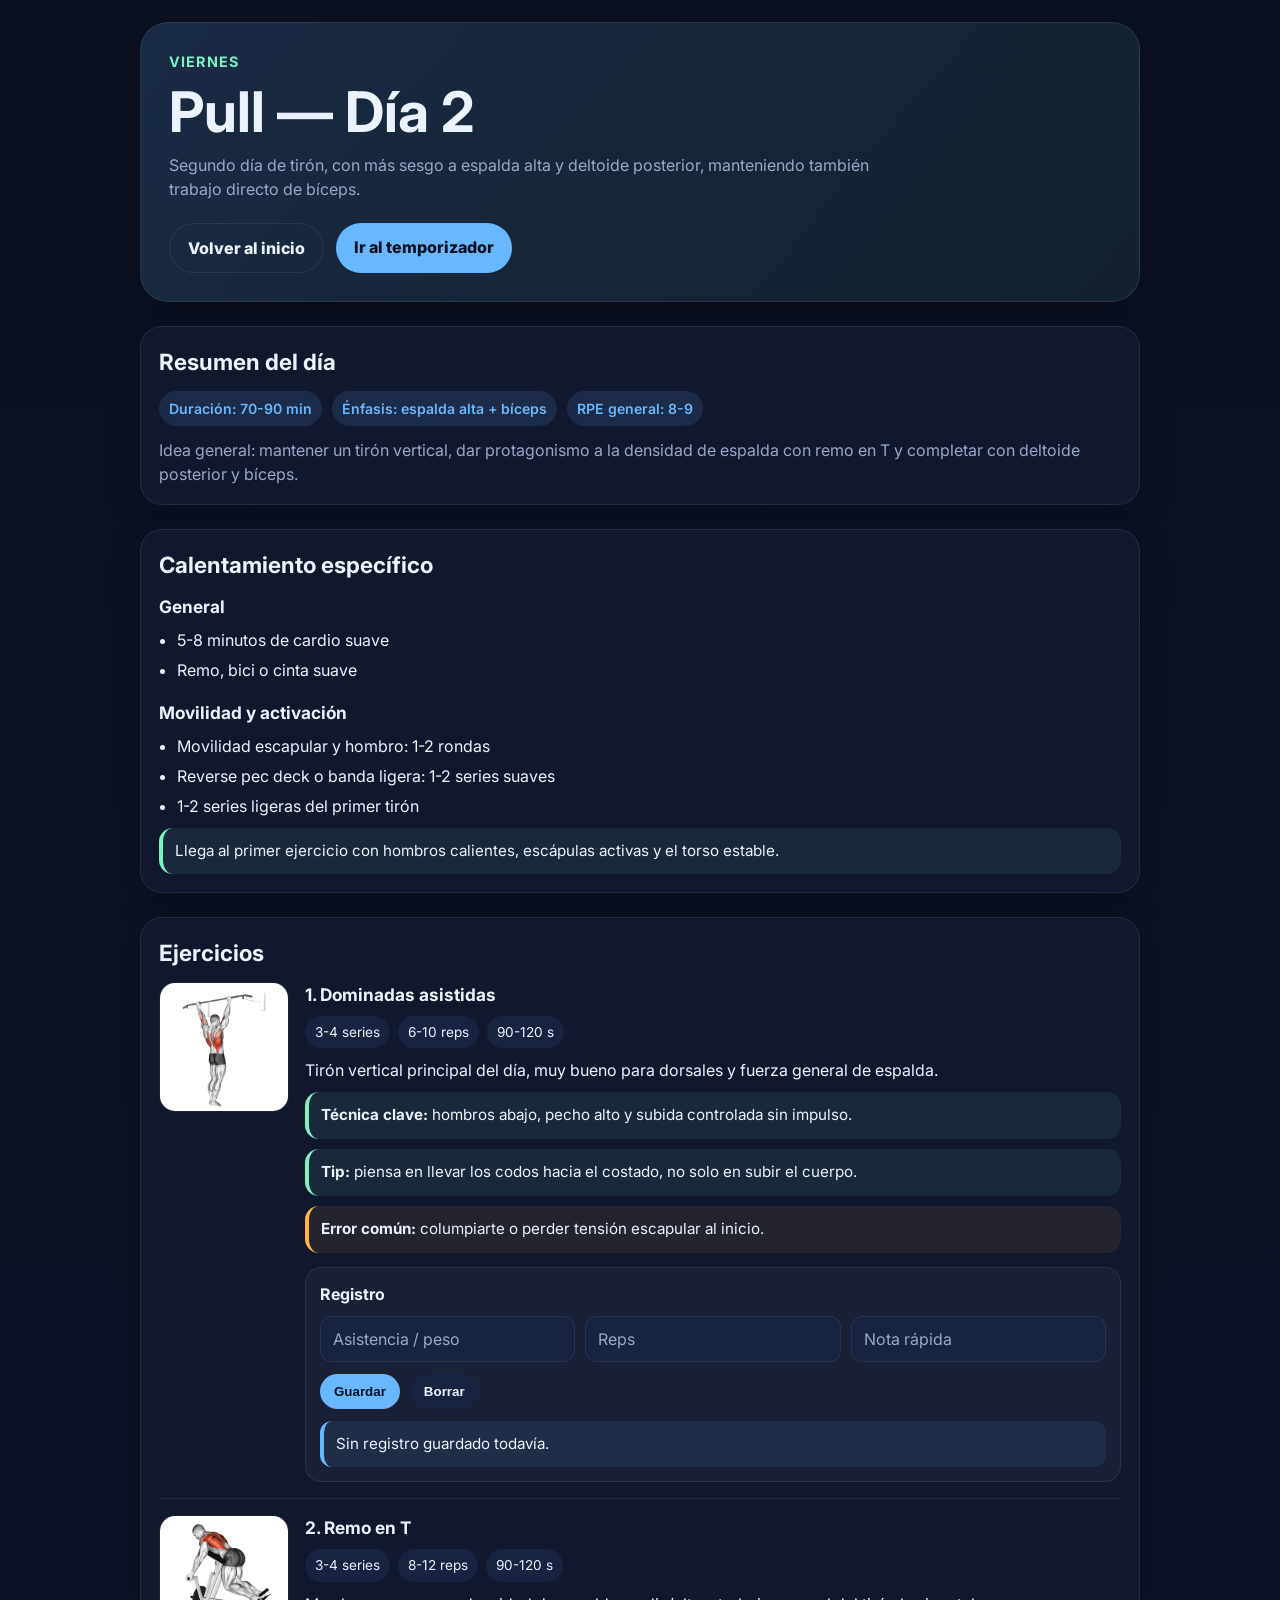
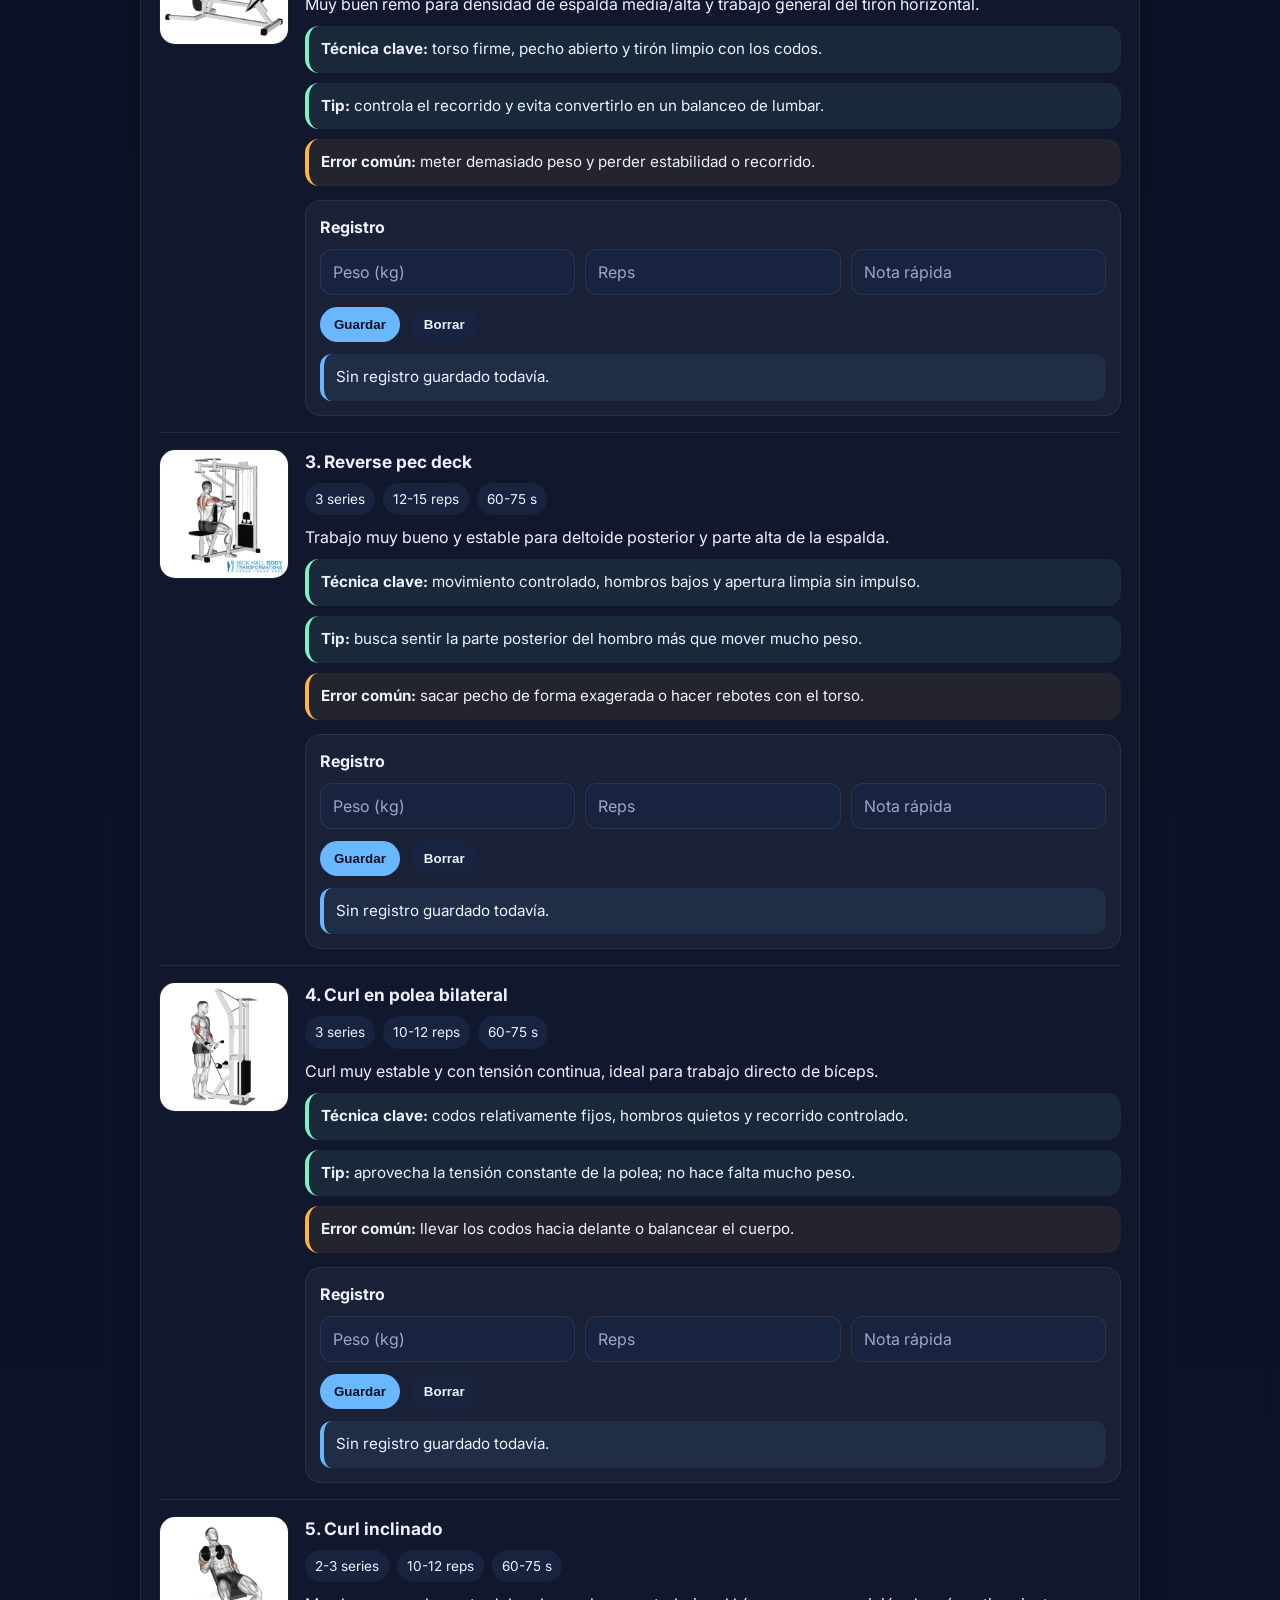
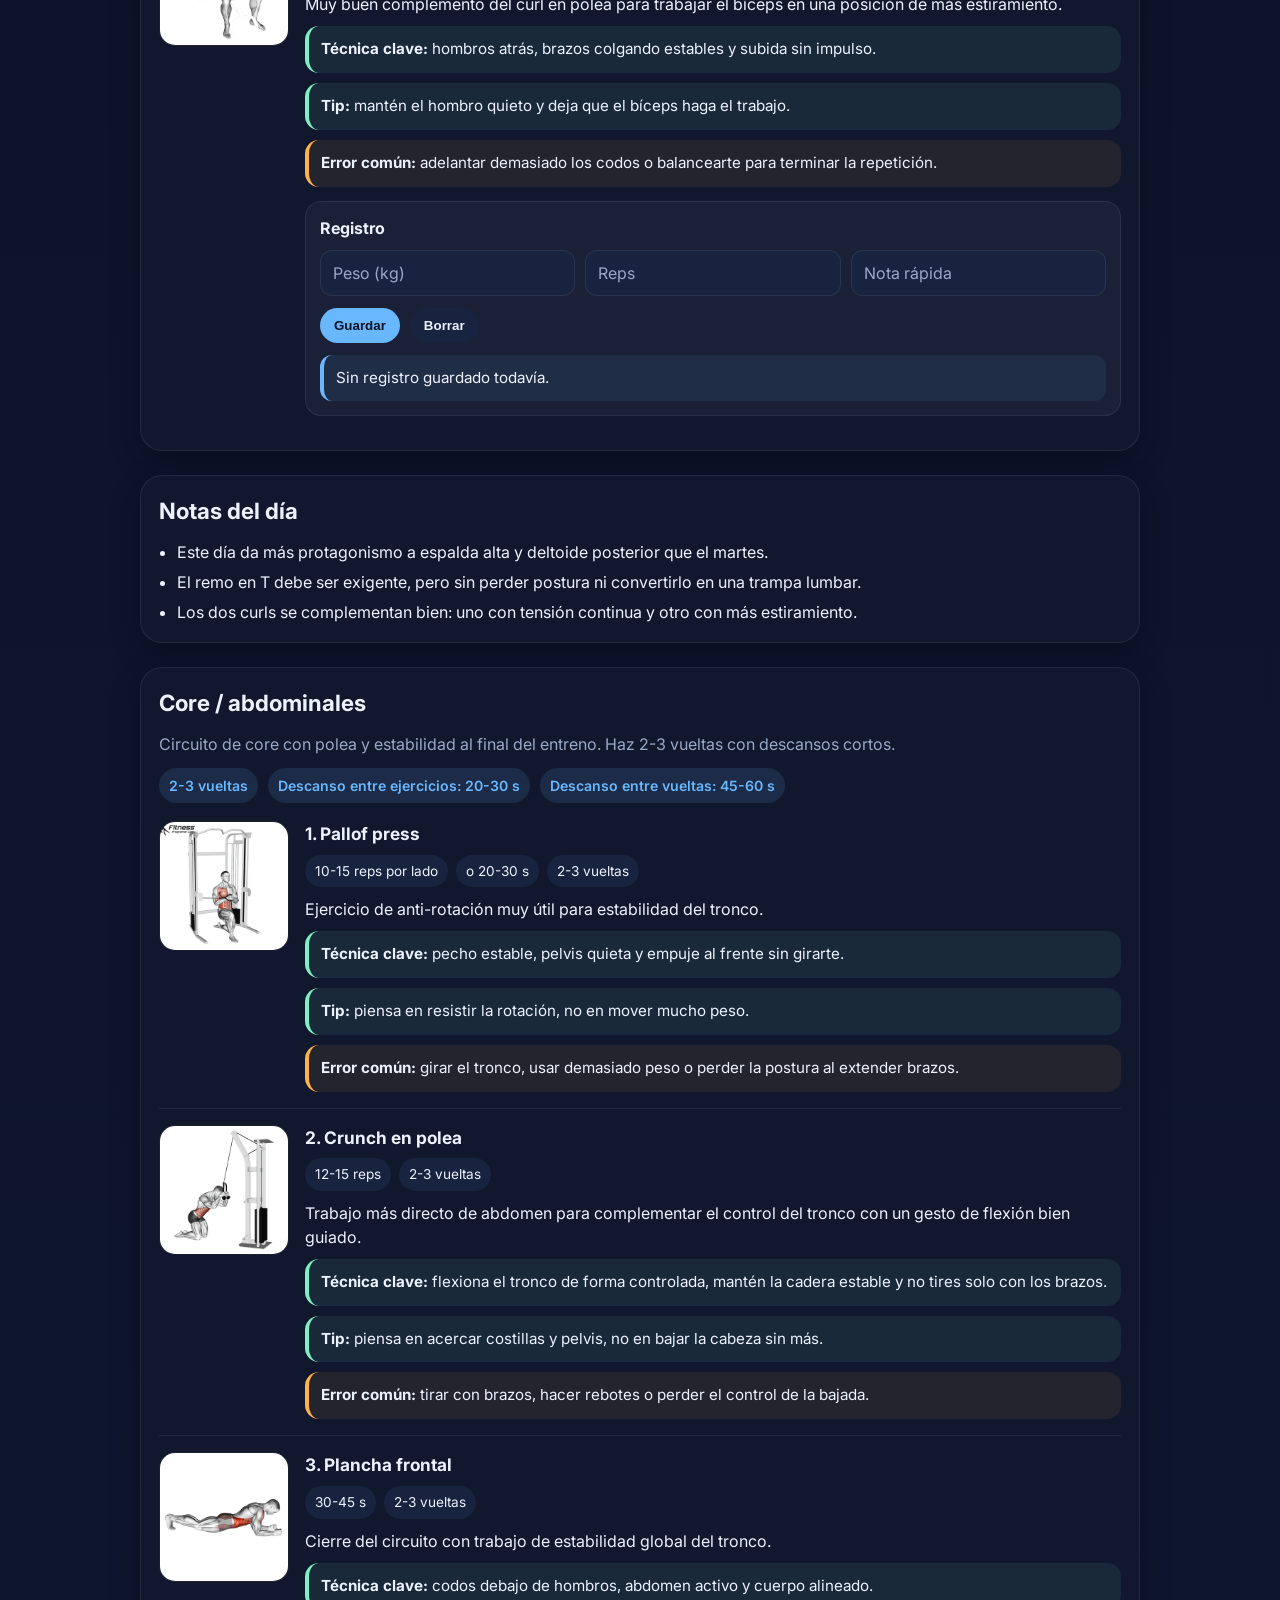
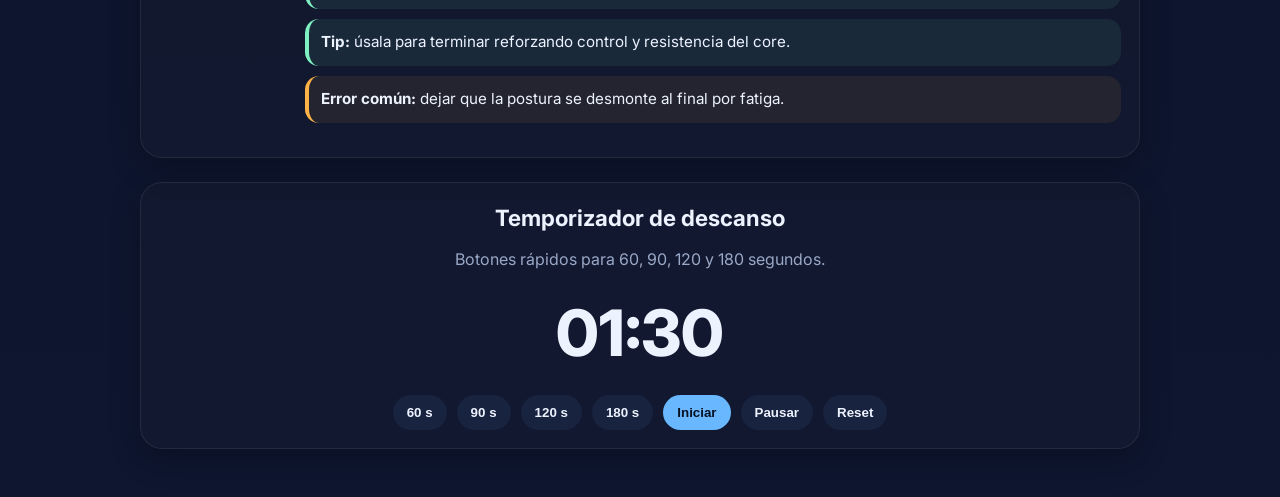
<file: viernes.html>
<!DOCTYPE html>
<html lang="es">
<head>
  <meta charset="UTF-8">
  <meta name="viewport" content="width=device-width, initial-scale=1.0">
  <title>Viernes | Rutina Gym</title>
  <link rel="preconnect" href="https://fonts.googleapis.com">
  <link rel="preconnect" href="https://fonts.gstatic.com" crossorigin>
  <link href="https://fonts.googleapis.com/css2?family=Inter:wght@400;500;600;700;800&display=swap" rel="stylesheet">
  <link rel="stylesheet" href="style.css">
  <script src="script.js" defer></script>
</head>
<body>
  <div class="container">
    <header class="hero hero-small">
      <p class="eyebrow">Viernes</p>
      <h1>Pull — Día 2</h1>
      <p class="hero-text">
        Segundo día de tirón, con más sesgo a espalda alta y deltoide posterior, manteniendo también trabajo directo de bíceps.
      </p>

      <div class="actions">
        <a class="btn secondary" href="index.html">Volver al inicio</a>
        <a class="btn" href="#temporizador">Ir al temporizador</a>
      </div>
    </header>

    <section class="section card">
      <h2>Resumen del día</h2>
      <div class="badges">
        <span class="badge">Duración: 70-90 min</span>
        <span class="badge">Énfasis: espalda alta + bíceps</span>
        <span class="badge">RPE general: 8-9</span>
      </div>
      <p class="muted" style="margin-top: 12px;">
        Idea general: mantener un tirón vertical, dar protagonismo a la densidad de espalda con remo en T y completar con deltoide posterior y bíceps.
      </p>
    </section>

    <section class="section card">
      <h2>Calentamiento específico</h2>

      <h3>General</h3>
      <ul>
        <li>5-8 minutos de cardio suave</li>
        <li>Remo, bici o cinta suave</li>
      </ul>

      <h3 style="margin-top: 18px;">Movilidad y activación</h3>
      <ul>
        <li>Movilidad escapular y hombro: 1-2 rondas</li>
        <li>Reverse pec deck o banda ligera: 1-2 series suaves</li>
        <li>1-2 series ligeras del primer tirón</li>
      </ul>

      <div class="note">
        Llega al primer ejercicio con hombros calientes, escápulas activas y el torso estable.
      </div>
    </section>

    <section class="section card">
      <h2>Ejercicios</h2>

      <article class="exercise">
        <img src="img/viernes/dominadas-asistidas.gif" alt="Dominadas asistidas">
        <div>
          <h3>1. Dominadas asistidas</h3>
          <div class="meta">
            <span class="pill">3-4 series</span>
            <span class="pill">6-10 reps</span>
            <span class="pill">90-120 s</span>
          </div>
          <p>
            Tirón vertical principal del día, muy bueno para dorsales y fuerza general de espalda.
          </p>
          <div class="note">
            <strong>Técnica clave:</strong> hombros abajo, pecho alto y subida controlada sin impulso.
          </div>
          <div class="note">
            <strong>Tip:</strong> piensa en llevar los codos hacia el costado, no solo en subir el cuerpo.
          </div>
          <div class="warning">
            <strong>Error común:</strong> columpiarte o perder tensión escapular al inicio.
          </div>

          <div class="log-box">
            <h4>Registro</h4>
            <div class="log-form">
              <input type="number" id="viernes-dominadas-peso" placeholder="Asistencia / peso" step="0.5">
              <input type="number" id="viernes-dominadas-reps" placeholder="Reps">
              <input type="text" id="viernes-dominadas-nota" placeholder="Nota rápida">
            </div>

            <div class="log-actions">
              <button class="timer-btn primary" onclick="saveExerciseLog('viernes-dominadas')">Guardar</button>
              <button class="timer-btn" onclick="clearExerciseLog('viernes-dominadas')">Borrar</button>
            </div>

            <div class="saved-log" id="viernes-dominadas-output">
              Sin registro guardado todavía.
            </div>
          </div>
        </div>
      </article>

      <article class="exercise">
        <img src="img/viernes/remo-t.gif" alt="Remo en T">
        <div>
          <h3>2. Remo en T</h3>
          <div class="meta">
            <span class="pill">3-4 series</span>
            <span class="pill">8-12 reps</span>
            <span class="pill">90-120 s</span>
          </div>
          <p>
            Muy buen remo para densidad de espalda media/alta y trabajo general del tirón horizontal.
          </p>
          <div class="note">
            <strong>Técnica clave:</strong> torso firme, pecho abierto y tirón limpio con los codos.
          </div>
          <div class="note">
            <strong>Tip:</strong> controla el recorrido y evita convertirlo en un balanceo de lumbar.
          </div>
          <div class="warning">
            <strong>Error común:</strong> meter demasiado peso y perder estabilidad o recorrido.
          </div>

          <div class="log-box">
            <h4>Registro</h4>
            <div class="log-form">
              <input type="number" id="viernes-remot-peso" placeholder="Peso (kg)" step="0.5">
              <input type="number" id="viernes-remot-reps" placeholder="Reps">
              <input type="text" id="viernes-remot-nota" placeholder="Nota rápida">
            </div>

            <div class="log-actions">
              <button class="timer-btn primary" onclick="saveExerciseLog('viernes-remot')">Guardar</button>
              <button class="timer-btn" onclick="clearExerciseLog('viernes-remot')">Borrar</button>
            </div>

            <div class="saved-log" id="viernes-remot-output">
              Sin registro guardado todavía.
            </div>
          </div>
        </div>
      </article>

      <article class="exercise">
        <img src="img/viernes/reverse-pec-deck.gif" alt="Reverse pec deck">
        <div>
          <h3>3. Reverse pec deck</h3>
          <div class="meta">
            <span class="pill">3 series</span>
            <span class="pill">12-15 reps</span>
            <span class="pill">60-75 s</span>
          </div>
          <p>
            Trabajo muy bueno y estable para deltoide posterior y parte alta de la espalda.
          </p>
          <div class="note">
            <strong>Técnica clave:</strong> movimiento controlado, hombros bajos y apertura limpia sin impulso.
          </div>
          <div class="note">
            <strong>Tip:</strong> busca sentir la parte posterior del hombro más que mover mucho peso.
          </div>
          <div class="warning">
            <strong>Error común:</strong> sacar pecho de forma exagerada o hacer rebotes con el torso.
          </div>

          <div class="log-box">
            <h4>Registro</h4>
            <div class="log-form">
              <input type="number" id="viernes-reverse-peso" placeholder="Peso (kg)" step="0.5">
              <input type="number" id="viernes-reverse-reps" placeholder="Reps">
              <input type="text" id="viernes-reverse-nota" placeholder="Nota rápida">
            </div>

            <div class="log-actions">
              <button class="timer-btn primary" onclick="saveExerciseLog('viernes-reverse')">Guardar</button>
              <button class="timer-btn" onclick="clearExerciseLog('viernes-reverse')">Borrar</button>
            </div>

            <div class="saved-log" id="viernes-reverse-output">
              Sin registro guardado todavía.
            </div>
          </div>
        </div>
      </article>

      <article class="exercise">
        <img src="img/viernes/curl-polea-baja.gif" alt="Curl en polea bilateral">
        <div>
          <h3>4. Curl en polea bilateral</h3>
          <div class="meta">
            <span class="pill">3 series</span>
            <span class="pill">10-12 reps</span>
            <span class="pill">60-75 s</span>
          </div>
          <p>
            Curl muy estable y con tensión continua, ideal para trabajo directo de bíceps.
          </p>
          <div class="note">
            <strong>Técnica clave:</strong> codos relativamente fijos, hombros quietos y recorrido controlado.
          </div>
          <div class="note">
            <strong>Tip:</strong> aprovecha la tensión constante de la polea; no hace falta mucho peso.
          </div>
          <div class="warning">
            <strong>Error común:</strong> llevar los codos hacia delante o balancear el cuerpo.
          </div>

          <div class="log-box">
            <h4>Registro</h4>
            <div class="log-form">
              <input type="number" id="viernes-polea-peso" placeholder="Peso (kg)" step="0.5">
              <input type="number" id="viernes-polea-reps" placeholder="Reps">
              <input type="text" id="viernes-polea-nota" placeholder="Nota rápida">
            </div>

            <div class="log-actions">
              <button class="timer-btn primary" onclick="saveExerciseLog('viernes-polea')">Guardar</button>
              <button class="timer-btn" onclick="clearExerciseLog('viernes-polea')">Borrar</button>
            </div>

            <div class="saved-log" id="viernes-polea-output">
              Sin registro guardado todavía.
            </div>
          </div>
        </div>
      </article>

      <article class="exercise">
        <img src="img/viernes/curl-inclinado.gif" alt="Curl inclinado">
        <div>
          <h3>5. Curl inclinado</h3>
          <div class="meta">
            <span class="pill">2-3 series</span>
            <span class="pill">10-12 reps</span>
            <span class="pill">60-75 s</span>
          </div>
          <p>
            Muy buen complemento del curl en polea para trabajar el bíceps en una posición de más estiramiento.
          </p>
          <div class="note">
            <strong>Técnica clave:</strong> hombros atrás, brazos colgando estables y subida sin impulso.
          </div>
          <div class="note">
            <strong>Tip:</strong> mantén el hombro quieto y deja que el bíceps haga el trabajo.
          </div>
          <div class="warning">
            <strong>Error común:</strong> adelantar demasiado los codos o balancearte para terminar la repetición.
          </div>

          <div class="log-box">
            <h4>Registro</h4>
            <div class="log-form">
              <input type="number" id="viernes-inclinado-peso" placeholder="Peso (kg)" step="0.5">
              <input type="number" id="viernes-inclinado-reps" placeholder="Reps">
              <input type="text" id="viernes-inclinado-nota" placeholder="Nota rápida">
            </div>

            <div class="log-actions">
              <button class="timer-btn primary" onclick="saveExerciseLog('viernes-inclinado')">Guardar</button>
              <button class="timer-btn" onclick="clearExerciseLog('viernes-inclinado')">Borrar</button>
            </div>

            <div class="saved-log" id="viernes-inclinado-output">
              Sin registro guardado todavía.
            </div>
          </div>
        </div>
      </article>
    </section>

    <section class="section card">
      <h2>Notas del día</h2>
      <ul>
        <li>Este día da más protagonismo a espalda alta y deltoide posterior que el martes.</li>
        <li>El remo en T debe ser exigente, pero sin perder postura ni convertirlo en una trampa lumbar.</li>
        <li>Los dos curls se complementan bien: uno con tensión continua y otro con más estiramiento.</li>
      </ul>
    </section>

    <section class="section card">
  <h2>Core / abdominales</h2>
  <p class="muted" style="margin-bottom: 12px;">
    Circuito de core con polea y estabilidad al final del entreno. Haz 2-3 vueltas con descansos cortos.
  </p>

  <div class="badges" style="margin-bottom: 18px;">
    <span class="badge">2-3 vueltas</span>
    <span class="badge">Descanso entre ejercicios: 20-30 s</span>
    <span class="badge">Descanso entre vueltas: 45-60 s</span>
  </div>

  <article class="exercise">
    <img src="img/viernes/pallof-press.gif" alt="Pallof press">
    <div>
      <h3>1. Pallof press</h3>
      <div class="meta">
        <span class="pill">10-15 reps por lado</span>
        <span class="pill">o 20-30 s</span>
        <span class="pill">2-3 vueltas</span>
      </div>
      <p>
        Ejercicio de anti-rotación muy útil para estabilidad del tronco.
      </p>
      <div class="note">
        <strong>Técnica clave:</strong> pecho estable, pelvis quieta y empuje al frente sin girarte.
      </div>
      <div class="note">
        <strong>Tip:</strong> piensa en resistir la rotación, no en mover mucho peso.
      </div>
      <div class="warning">
        <strong>Error común:</strong> girar el tronco, usar demasiado peso o perder la postura al extender brazos.
      </div>
    </div>
  </article>

  <article class="exercise">
    <img src="img/viernes/crunch-polea.gif" alt="Crunch en polea">
    <div>
      <h3>2. Crunch en polea</h3>
      <div class="meta">
        <span class="pill">12-15 reps</span>
        <span class="pill">2-3 vueltas</span>
      </div>
      <p>
        Trabajo más directo de abdomen para complementar el control del tronco con un gesto de flexión bien guiado.
      </p>
      <div class="note">
        <strong>Técnica clave:</strong> flexiona el tronco de forma controlada, mantén la cadera estable y no tires solo con los brazos.
      </div>
      <div class="note">
        <strong>Tip:</strong> piensa en acercar costillas y pelvis, no en bajar la cabeza sin más.
      </div>
      <div class="warning">
        <strong>Error común:</strong> tirar con brazos, hacer rebotes o perder el control de la bajada.
      </div>
    </div>
  </article>

  <article class="exercise">
    <img src="img/viernes/plancha-frontal.gif" alt="Plancha frontal">
    <div>
      <h3>3. Plancha frontal</h3>
      <div class="meta">
        <span class="pill">30-45 s</span>
        <span class="pill">2-3 vueltas</span>
      </div>
      <p>
        Cierre del circuito con trabajo de estabilidad global del tronco.
      </p>
      <div class="note">
        <strong>Técnica clave:</strong> codos debajo de hombros, abdomen activo y cuerpo alineado.
      </div>
      <div class="note">
        <strong>Tip:</strong> úsala para terminar reforzando control y resistencia del core.
      </div>
      <div class="warning">
        <strong>Error común:</strong> dejar que la postura se desmonte al final por fatiga.
      </div>
    </div>
  </article>
</section>

    <section id="temporizador" class="section card timer-box">
      <h2>Temporizador de descanso</h2>
      <p class="muted">Botones rápidos para 60, 90, 120 y 180 segundos.</p>

      <div class="timer-display" id="timer">01:30</div>

      <div class="timer-controls">
        <button class="timer-btn" onclick="setTimer(60)">60 s</button>
        <button class="timer-btn" onclick="setTimer(90)">90 s</button>
        <button class="timer-btn" onclick="setTimer(120)">120 s</button>
        <button class="timer-btn" onclick="setTimer(180)">180 s</button>
        <button class="timer-btn primary" onclick="startTimer()">Iniciar</button>
        <button class="timer-btn" onclick="pauseTimer()">Pausar</button>
        <button class="timer-btn" onclick="resetTimer()">Reset</button>
      </div>
    </section>
  </div>
</body>
</html>
</file>
<file: style.css>
:root {
  --bg: #0b1020;
  --panel: #121a2f;
  --panel-2: #18233f;
  --text: #edf2ff;
  --muted: #9aa8c7;
  --accent: #69b7ff;
  --accent-2: #7ef0c1;
  --border: rgba(255, 255, 255, 0.08);
  --shadow: 0 10px 30px rgba(0, 0, 0, 0.25);
  --radius: 22px;
}

* {
  box-sizing: border-box;
  margin: 0;
  padding: 0;
}

html {
  scroll-behavior: smooth;
}

body {
  font-family: "Inter", Arial, sans-serif;
  background: linear-gradient(180deg, #0b1020 0%, #0e1630 100%);
  color: var(--text);
  line-height: 1.5;
}

.container {
  width: min(1000px, 92%);
  margin: 0 auto;
  padding: 22px 0 48px;
}

.hero {
  background: linear-gradient(135deg, rgba(105, 183, 255, 0.16), rgba(126, 240, 193, 0.08));
  border: 1px solid var(--border);
  border-radius: 28px;
  padding: 28px;
  box-shadow: var(--shadow);
}

.hero-small {
  margin-bottom: 24px;
}

.eyebrow {
  color: var(--accent-2);
  font-size: 0.9rem;
  font-weight: 700;
  text-transform: uppercase;
  letter-spacing: 0.08em;
  margin-bottom: 10px;
}

h1 {
  font-size: clamp(2rem, 6vw, 3.5rem);
  line-height: 1.05;
  margin-bottom: 12px;
}

h2 {
  margin-bottom: 12px;
  font-size: 1.4rem;
}

h3 {
  margin-bottom: 8px;
  font-size: 1.08rem;
}

.hero-text,
.muted {
  color: var(--muted);
}

.hero-text {
  max-width: 700px;
  margin-bottom: 22px;
}

.section {
  margin-top: 24px;
}

.grid {
  display: grid;
  grid-template-columns: repeat(auto-fit, minmax(260px, 1fr));
  gap: 16px;
}

.card {
  background: rgba(18, 26, 47, 0.96);
  border: 1px solid var(--border);
  border-radius: var(--radius);
  padding: 18px;
  box-shadow: var(--shadow);
}

.actions {
  display: flex;
  flex-wrap: wrap;
  gap: 12px;
}

.btn {
  display: inline-block;
  text-decoration: none;
  color: #071120;
  background: var(--accent);
  padding: 12px 18px;
  border-radius: 999px;
  font-weight: 800;
}

.btn.secondary {
  background: transparent;
  color: var(--text);
  border: 1px solid var(--border);
}

ul {
  padding-left: 18px;
}

li + li {
  margin-top: 6px;
}

.badges {
  display: flex;
  flex-wrap: wrap;
  gap: 10px;
}

.badge {
  display: inline-block;
  padding: 7px 10px;
  border-radius: 999px;
  background: rgba(105, 183, 255, 0.12);
  color: var(--accent);
  font-size: 0.88rem;
  font-weight: 600;
}

.exercise {
  display: grid;
  grid-template-columns: 130px 1fr;
  gap: 16px;
  align-items: start;
  padding: 16px 0;
  border-top: 1px solid var(--border);
}

.exercise:first-of-type {
  border-top: none;
  padding-top: 0;
}

.exercise img {
  width: 100%;
  height: 130px;
  object-fit: cover;
  border-radius: 16px;
  border: 1px solid var(--border);
  background: #09101d;
}

.meta {
  display: flex;
  flex-wrap: wrap;
  gap: 8px;
  margin-bottom: 10px;
}

.pill {
  background: var(--panel-2);
  padding: 6px 10px;
  border-radius: 999px;
  font-size: 0.85rem;
  color: var(--text);
}

.note,
.warning {
  margin-top: 10px;
  padding: 12px;
  border-radius: 14px;
  font-size: 0.95rem;
}

.note {
  background: rgba(126, 240, 193, 0.08);
  border-left: 4px solid var(--accent-2);
}

.warning {
  background: rgba(255, 179, 71, 0.08);
  border-left: 4px solid #ffb347;
}

.timer-box {
  text-align: center;
}

.timer-display {
  font-size: clamp(2.4rem, 10vw, 4rem);
  font-weight: 800;
  margin: 14px 0;
}

.timer-controls {
  display: flex;
  flex-wrap: wrap;
  justify-content: center;
  gap: 10px;
  margin-top: 10px;
}

.timer-btn {
  border: none;
  border-radius: 999px;
  padding: 10px 14px;
  font-weight: 700;
  cursor: pointer;
  background: var(--panel-2);
  color: var(--text);
}

.timer-btn.primary {
  background: var(--accent);
  color: #071120;
}

@media (max-width: 700px) {
  .exercise {
    grid-template-columns: 1fr;
  }

  .hero {
    padding: 22px;
  }
}

.log-box {
  margin-top: 14px;
  padding: 14px;
  border-radius: 16px;
  background: rgba(255, 255, 255, 0.04);
  border: 1px solid var(--border);
}

.log-box h4 {
  margin-bottom: 10px;
  font-size: 1rem;
}

.log-form {
  display: grid;
  grid-template-columns: repeat(3, 1fr);
  gap: 10px;
}

.log-form input {
  width: 100%;
  padding: 10px 12px;
  border-radius: 12px;
  border: 1px solid var(--border);
  background: var(--panel-2);
  color: var(--text);
  font: inherit;
}

.log-form input::placeholder {
  color: var(--muted);
}

.log-actions {
  display: flex;
  flex-wrap: wrap;
  gap: 10px;
  margin-top: 12px;
}

.saved-log {
  margin-top: 12px;
  padding: 12px;
  border-radius: 12px;
  background: rgba(105, 183, 255, 0.08);
  border-left: 4px solid var(--accent);
  color: var(--text);
  font-size: 0.95rem;
}

@media (max-width: 700px) {
  .log-form {
    grid-template-columns: 1fr;
  }
}
</file>
